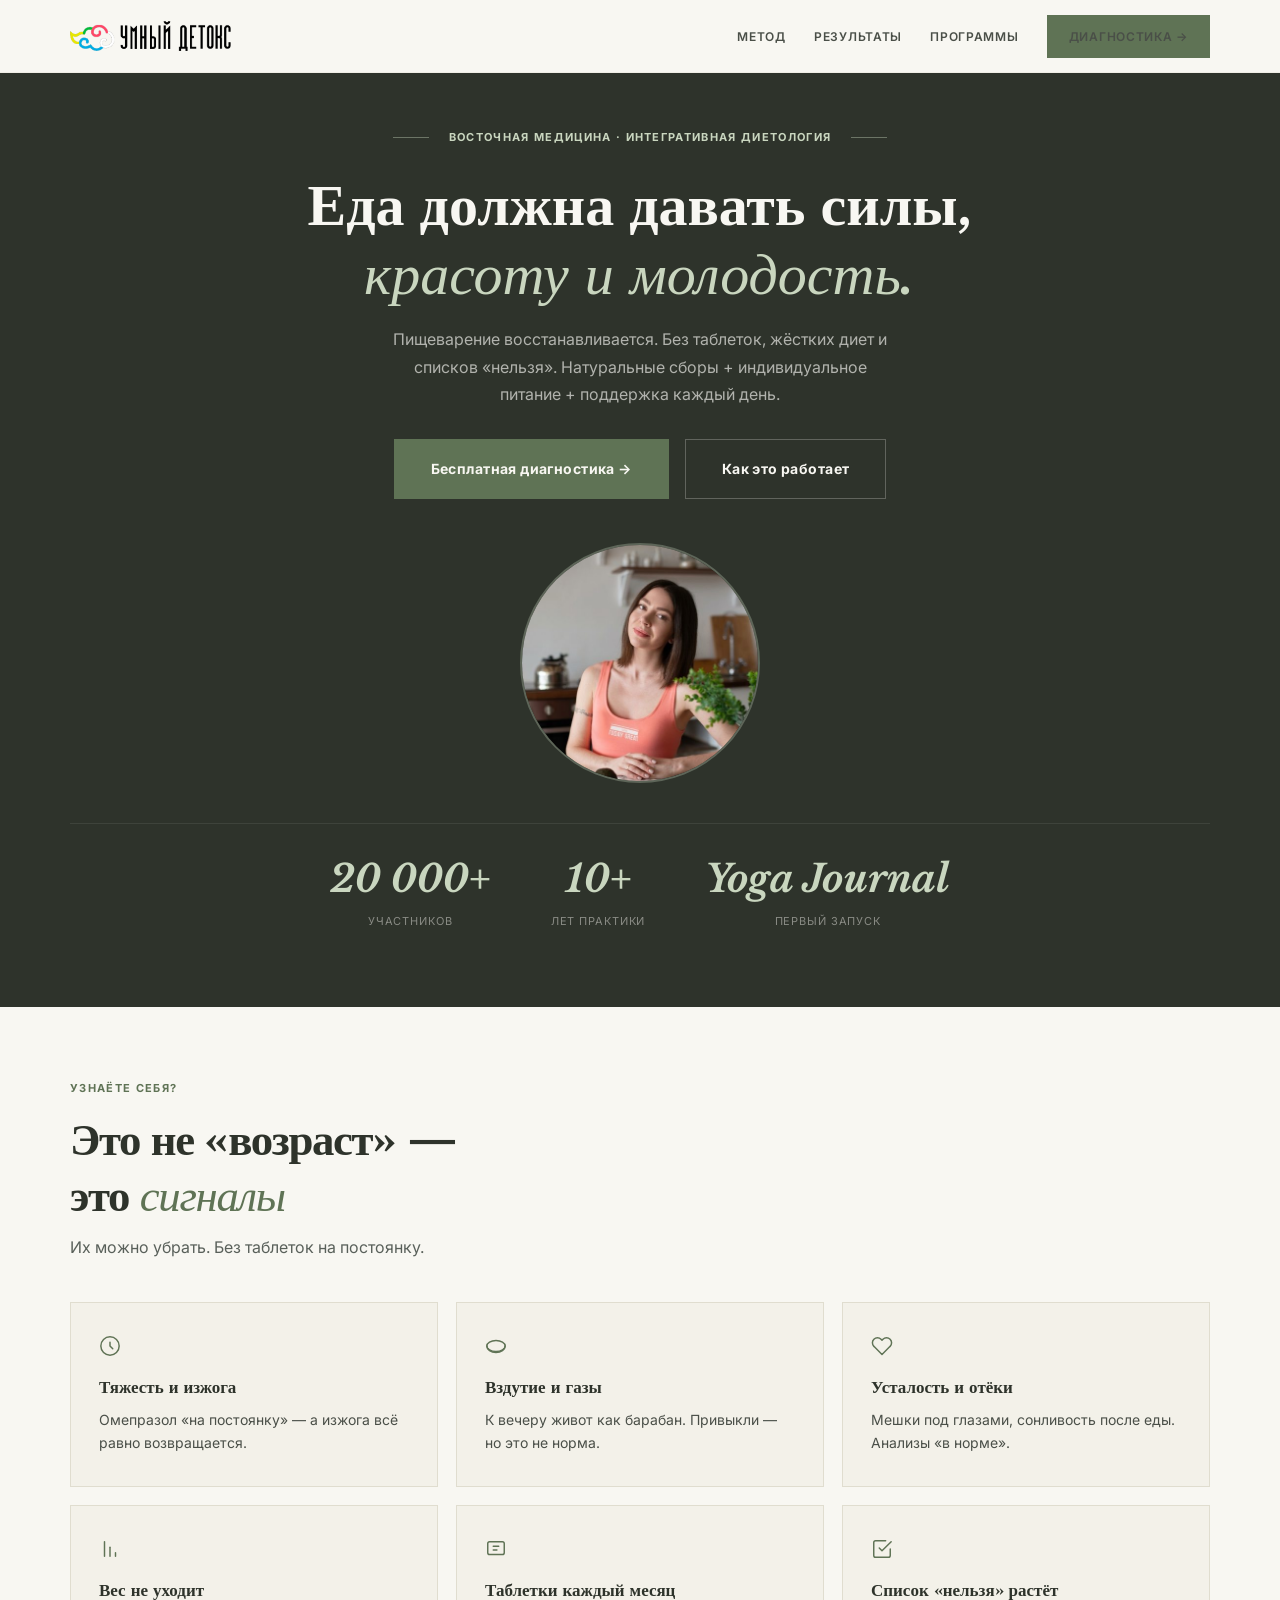
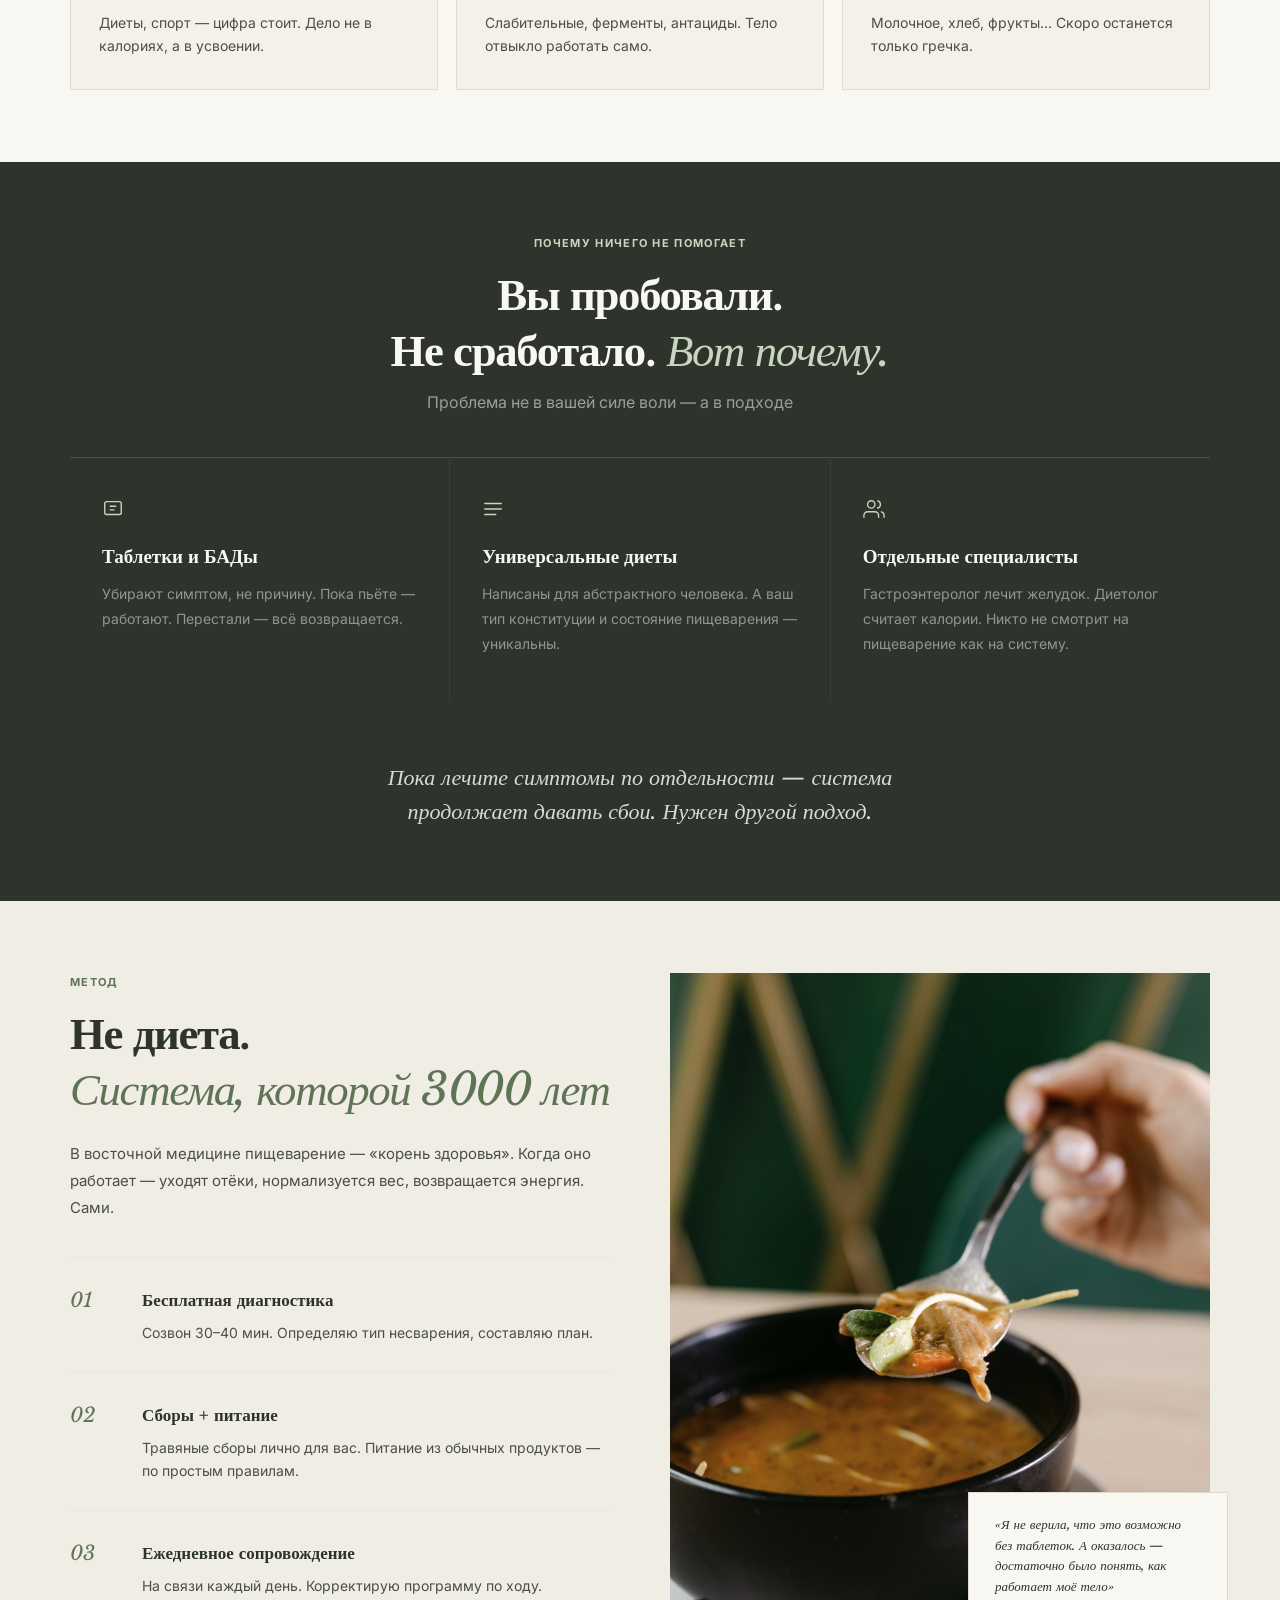
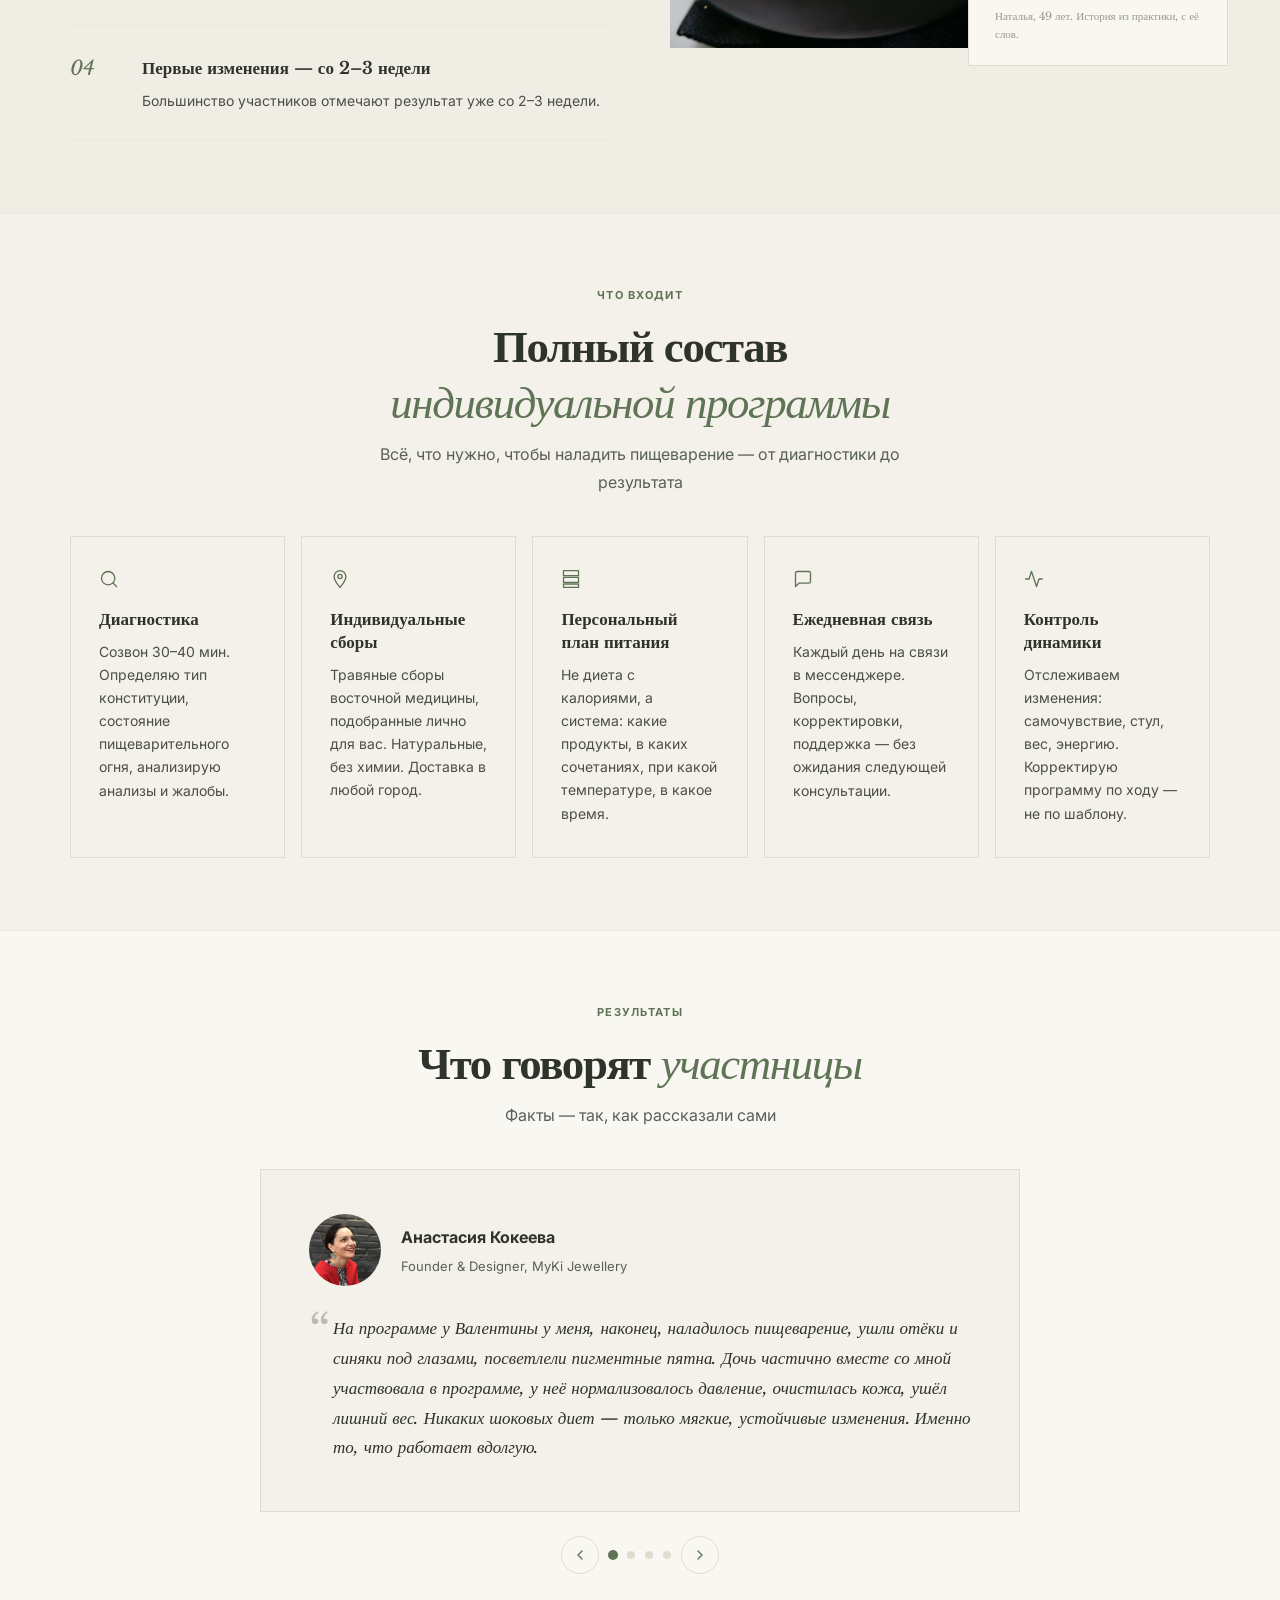
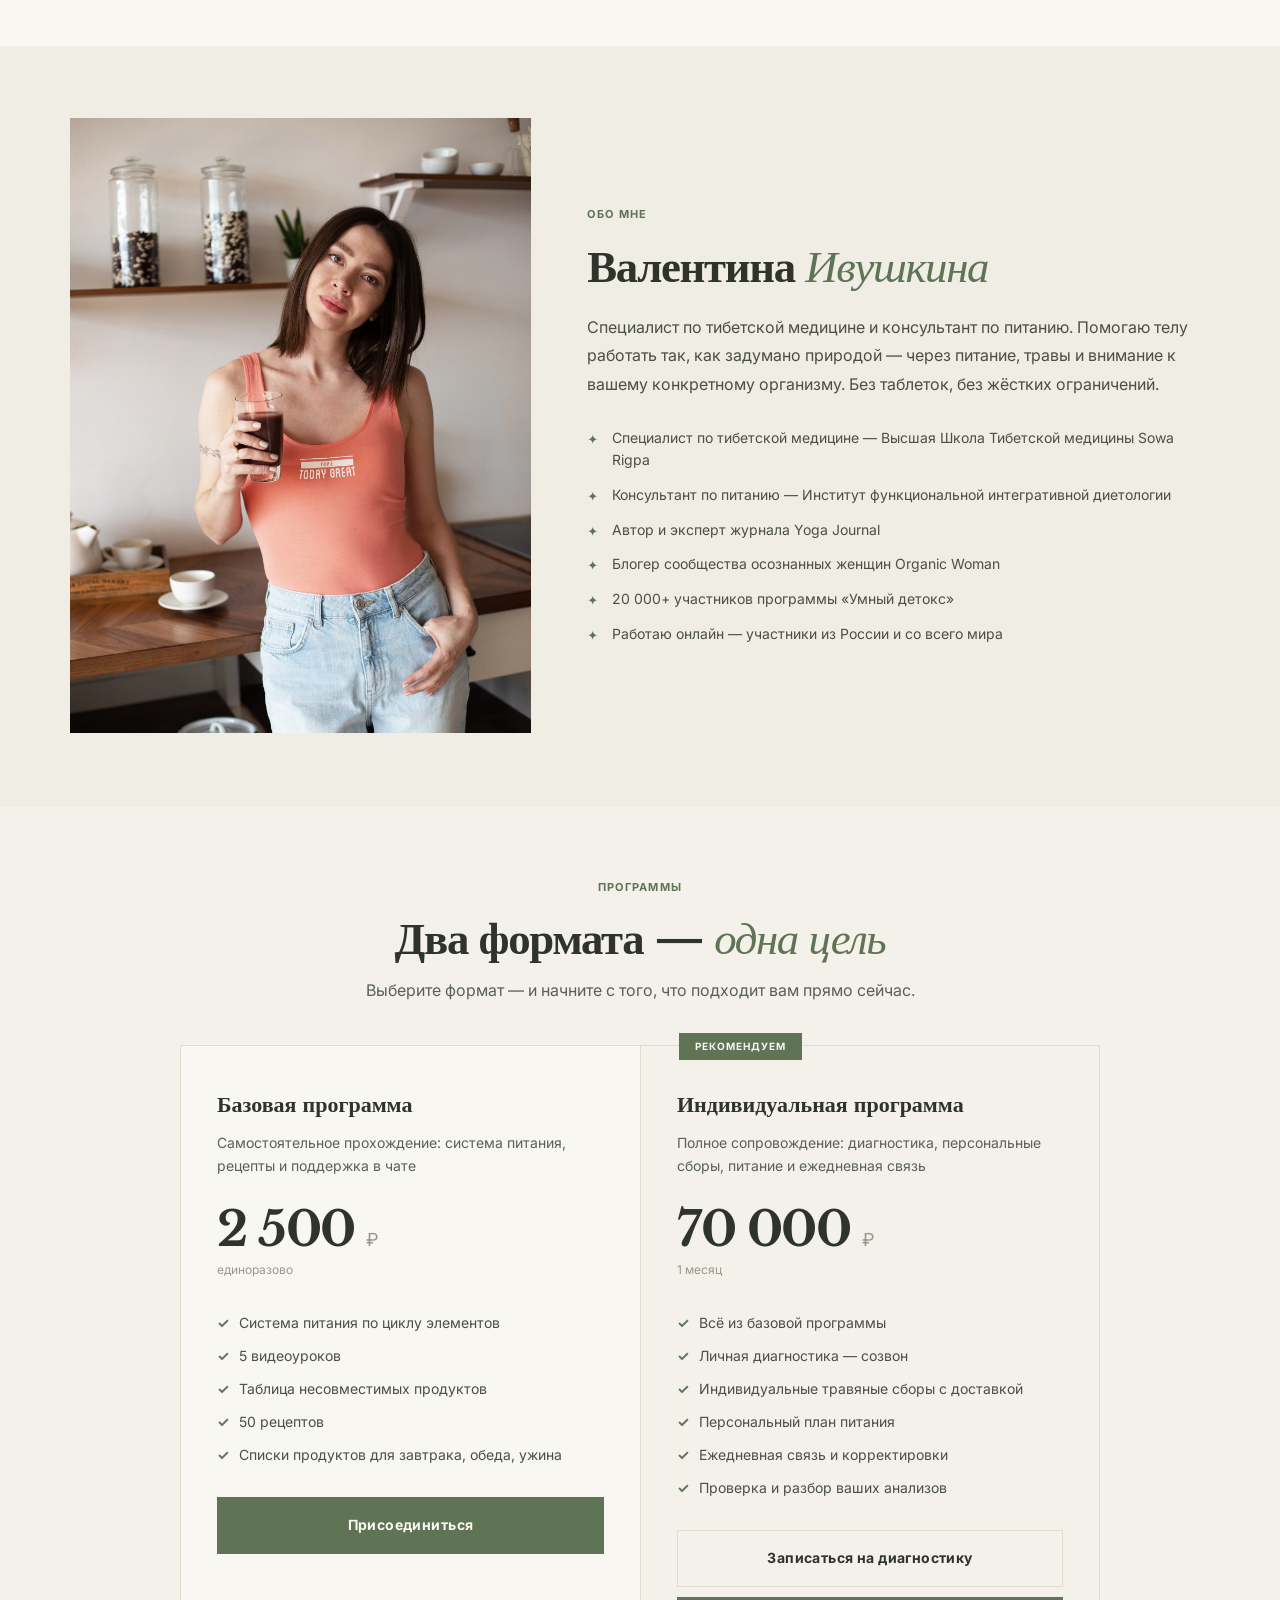
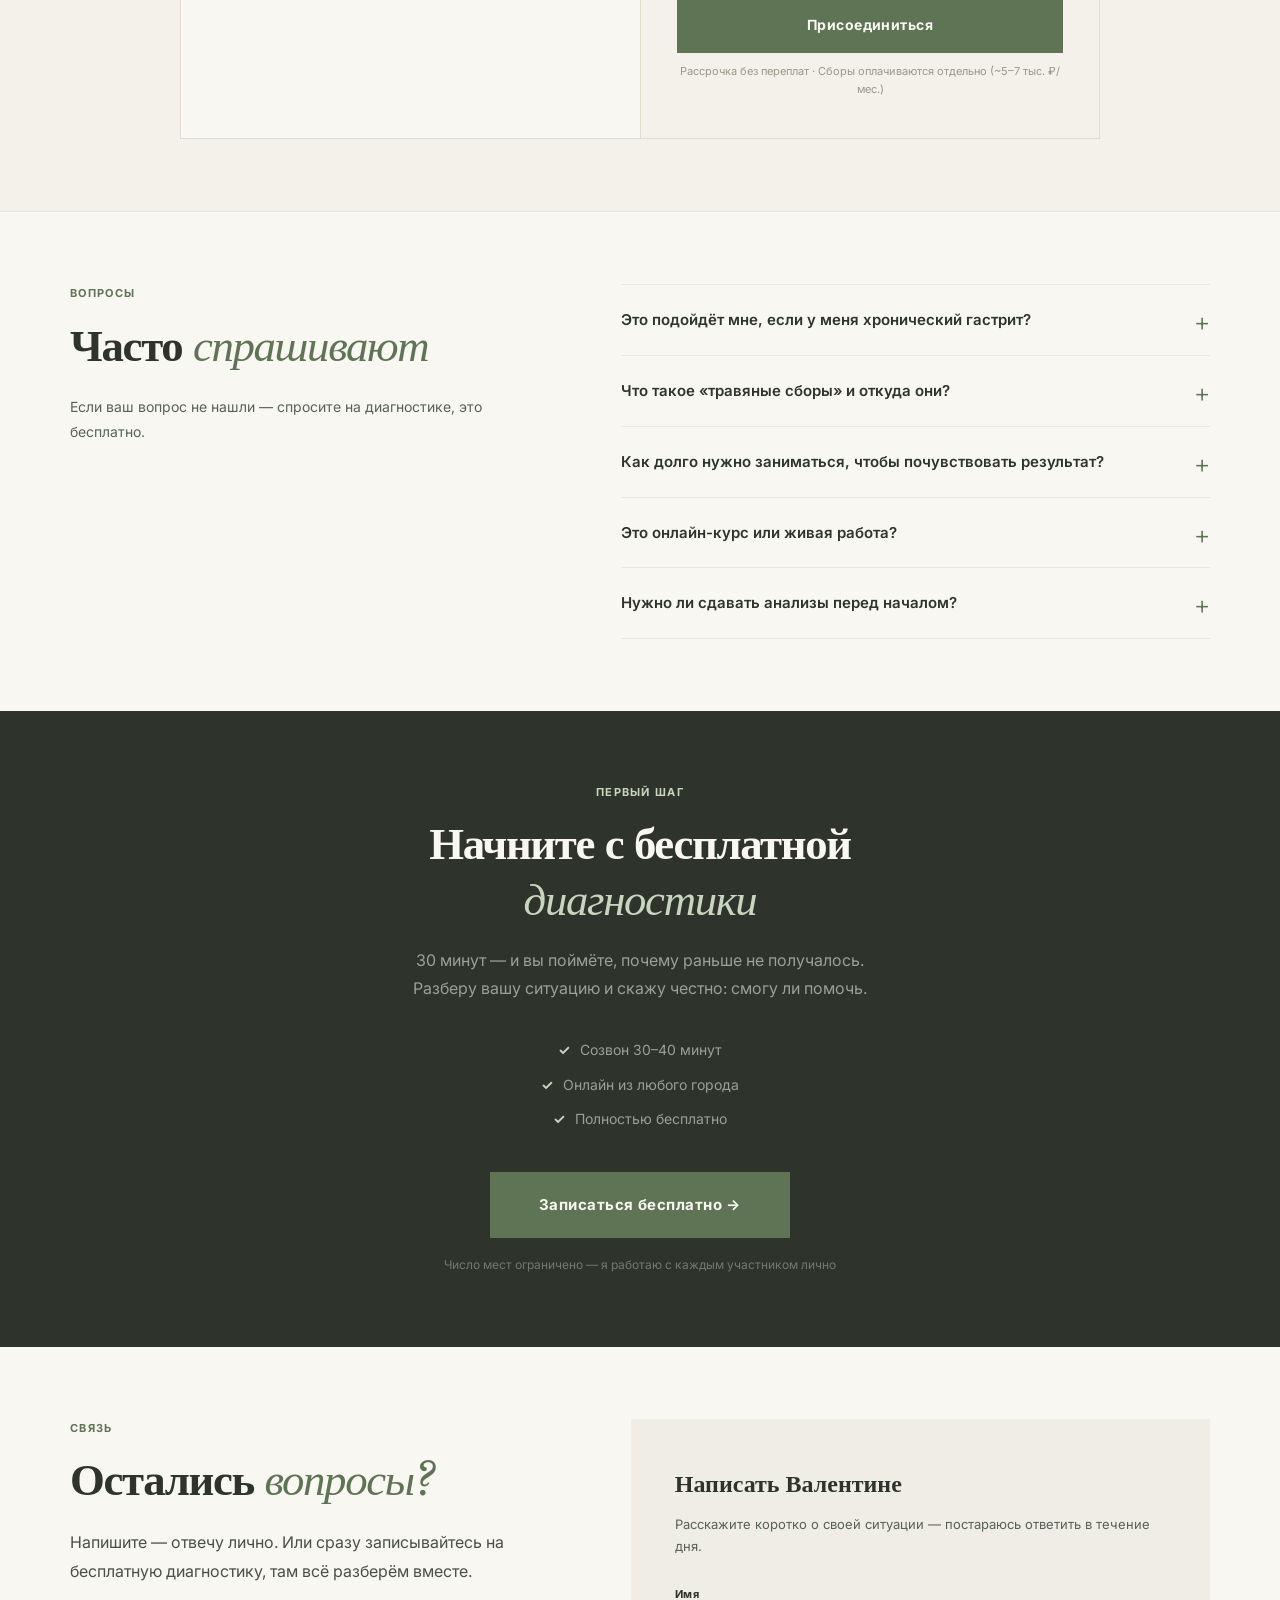
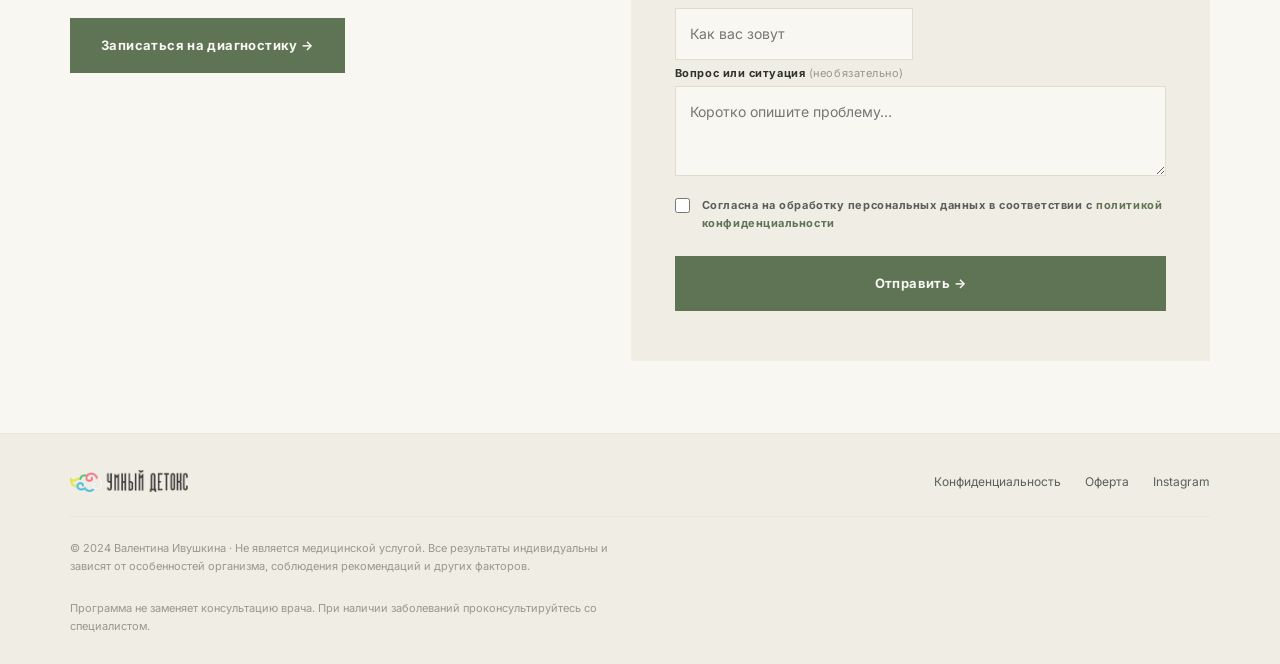
<file: index.html>
<!DOCTYPE html>
<html lang="ru">
<head>
<meta charset="utf-8">
<meta name="viewport" content="width=device-width,initial-scale=1">
<meta name="description" content="Умный детокс — персональная программа восстановления пищеварения. Восточная медицина, натуральные сборы и индивидуальное сопровождение.">
<title>Умный детокс · Валентина Ивушкина</title>

<link rel="preconnect" href="https://fonts.googleapis.com">
<link rel="preconnect" href="https://fonts.gstatic.com" crossorigin>
<link href="https://fonts.googleapis.com/css2?family=Libre+Baskerville:ital,wght@0,400;0,700;1,400&family=Inter:wght@400;500;600;700;800&family=DM+Sans:ital@1&display=swap" rel="stylesheet">

<style>
:root {
  --bg: #F8F7F2; --text: #2E332B; --muted: #4A4F48; --muted-2: #59605A; --muted-3: #98988C; --faint: #C2C2B5;
  --accent: #5F7355; --accent-hover: #4A5A43; --accent-dark: #C9D6BF;
  --block: #EFEDE4; --card: #F3F1E9; --card-border: #E0DDCF; --tip: #E9E6D9; --line: #EAE7DC; --nav-line: #F0EEE6;
  --dark-bg: #2E332B;
  --serif: 'Libre Baskerville', Georgia, serif;
  --sans: 'Inter', system-ui, sans-serif;
  --cursive: 'DM Sans', var(--sans);
}

*, *::before, *::after { box-sizing: border-box; margin: 0; padding: 0; }
html { scroll-behavior: smooth; scroll-padding-top: 88px; }
body { background: var(--bg); color: var(--text); font-family: var(--sans); font-size: 17px; line-height: 1.75; -webkit-font-smoothing: antialiased; }
img { display: block; max-width: 100%; }
a { color: inherit; text-decoration: none; }
button, input, textarea { font: inherit; }
::selection { background: #D0DAC9; color: var(--text); }

.wrap { width: min(100% - 48px, 1140px); margin-inline: auto; }

/* ── NAV ── */
.nav {
  position: fixed; top: 0; left: 0; right: 0; z-index: 100;
  background: var(--bg); border-bottom: 1px solid var(--nav-line);
}
.nav-inner {
  display: flex; align-items: center; justify-content: space-between; gap: 24px; height: 72px;
}
.nav-brand { display: inline-flex; align-items: center; gap: 10px; }
.nav-mono { font-family: var(--serif); font-style: italic; font-size: 24px; color: var(--accent); line-height: 1; }
.nav-name { font-family: var(--cursive); font-style: italic; font-size: 14px; color: var(--muted-3); }
.nav-links { display: flex; align-items: center; gap: 28px; }
.nav-links a { font-size: 12px; font-weight: 600; letter-spacing: 0.06em; text-transform: uppercase; color: var(--muted); transition: color .18s; }
.nav-links a:hover { color: var(--accent); }
.nav-btn {
  display: inline-flex; align-items: center; gap: 8px;
  background: var(--accent); color: var(--bg); font-size: 12px; font-weight: 700;
  letter-spacing: 0.04em; text-transform: uppercase; padding: 11px 22px;
  border: none; cursor: pointer; transition: background .2s;
}
.nav-btn:hover { background: var(--accent-hover); }
@media (max-width: 768px) { .nav-links a:not(.nav-btn) { display: none; } }
@media (max-width: 500px) { .nav-name { display: none; } }

/* ── HERO ── */
.hero {
  background: var(--dark-bg); color: var(--bg);
  padding: 128px 0 72px; text-align: center;
}
.hero-eyebrow {
  font-size: 11px; font-weight: 700; letter-spacing: 0.12em; text-transform: uppercase;
  color: var(--accent-dark); margin-bottom: 24px;
  display: flex; align-items: center; justify-content: center; gap: 20px;
}
.hero-eyebrow::before, .hero-eyebrow::after { content: ""; width: 36px; height: 1px; background: currentColor; opacity: 0.4; }
.hero h1 {
  font-family: var(--serif); font-size: clamp(34px, 4.8vw, 58px); font-weight: 700;
  line-height: 1.18; margin: 0 auto 18px; max-width: 700px;
}
.hero h1 em { font-weight: 400; color: var(--accent-dark); }
.hero-lead {
  font-size: 16px; line-height: 1.72; color: rgba(248,247,242,.65);
  max-width: 500px; margin: 0 auto 30px;
}
.hero-cta { display: flex; gap: 16px; justify-content: center; flex-wrap: wrap; }
.btn {
  display: inline-flex; align-items: center; gap: 10px;
  padding: 17px 36px; font-size: 14px; font-weight: 700;
  letter-spacing: 0.03em; border: 1px solid transparent; cursor: pointer; transition: all .2s;
}
.btn-fill { background: var(--accent); color: var(--bg); }
.btn-fill:hover { background: var(--accent-hover); }
.btn-ghost { background: transparent; color: var(--bg); border-color: rgba(248,247,242,.25); }
.btn-ghost:hover { border-color: rgba(248,247,242,.6); }
.btn-dark { background: var(--dark-bg); color: var(--bg); border-color: var(--accent); }
.btn-dark:hover { background: var(--accent); }

.hero-photo { margin-top: 44px; display: flex; justify-content: center; }
.hero-photo img {
  width: 240px; height: 240px; object-fit: cover; object-position: center 20%;
  border-radius: 50%; border: 2px solid rgba(201,214,191,.3);
}

.hero-stats {
  display: flex; justify-content: center; gap: 60px; margin-top: 40px;
  padding-top: 36px; border-top: 1px solid rgba(248,247,242,.08);
}
.hero-stat { text-align: center; }
.hero-stat strong {
  display: block; font-family: var(--serif); font-style: italic;
  font-size: 38px; color: var(--accent-dark); line-height: 1; margin-bottom: 7px;
}
.hero-stat span { font-size: 11px; color: rgba(248,247,242,.45); letter-spacing: 0.08em; text-transform: uppercase; }
@media (max-width: 600px) { .hero-stats { gap: 28px; } .hero-stat strong { font-size: 28px; } }

/* ── SECTION SHARED ── */
.section { padding-block: 72px; }
.section-alt { background: var(--card); border-block: 1px solid var(--line); padding-block: 72px; }
.section-dark { background: var(--dark-bg); color: var(--bg); padding-block: 72px; }
.section-block { background: var(--block); padding-block: 72px; }

.sec-index {
  font-size: 11px; font-weight: 700; letter-spacing: 0.12em; text-transform: uppercase;
  color: var(--accent); margin-bottom: 14px;
}
.section-dark .sec-index { color: var(--accent-dark); }
.sec-h { margin-bottom: 40px; }
.sec-h.center { text-align: center; max-width: 640px; margin-inline: auto; margin-bottom: 40px; }
h2 {
  font-family: var(--serif); font-size: clamp(28px, 3.5vw, 46px);
  font-weight: 700; line-height: 1.25; letter-spacing: -0.03em;
}
h2 em { font-weight: 400; color: var(--accent); }
.section-dark h2 em { color: var(--accent-dark); }
.sec-lead { font-size: 16px; color: var(--muted-2); line-height: 1.72; margin-top: 10px; max-width: 580px; }
.sec-lead.w { color: rgba(248,247,242,.55); }

/* ── GRID ── */
.g2 { display: grid; grid-template-columns: 1fr 1fr; gap: 20px; }
.g3 { display: grid; grid-template-columns: repeat(3, 1fr); gap: 20px; }
.g4 { display: grid; grid-template-columns: repeat(3, 1fr); gap: 18px; }
.g5 { display: grid; grid-template-columns: repeat(5, 1fr); gap: 16px; }
@media (max-width: 900px) { .g2, .g3 { grid-template-columns: 1fr; } .g5 { grid-template-columns: repeat(2, 1fr); } }
@media (max-width: 500px) { .g5 { grid-template-columns: 1fr; } }

/* ── CARDS ── */
.card {
  background: var(--card); border: 1px solid var(--card-border); padding: 32px 28px;
  transition: box-shadow .25s, border-color .25s;
}
.card:hover { box-shadow: 0 8px 32px rgba(46,51,43,.08); border-color: #C8C4B4; }
.card-icon { margin-bottom: 20px; color: var(--accent); }
.card-icon svg { display: block; }
.card h3 { font-family: var(--serif); font-size: 17px; font-weight: 700; margin-bottom: 8px; line-height: 1.35; }
.card p { font-size: 14px; color: var(--muted); line-height: 1.65; }

/* ── PROBLEMS ── */
.symptom-list { list-style: none; border-top: 1px solid var(--line); }
.symptom-list li {
  display: grid; grid-template-columns: 46px 1fr; gap: 16px;
  padding: 22px 0; border-bottom: 1px solid var(--line); font-size: 17px; line-height: 1.55;
}
.sym-num { font-family: var(--serif); font-style: italic; font-size: 14px; color: var(--accent); align-self: start; padding-top: 2px; }

/* ── STEPS ── */
.steps-list { display: flex; flex-direction: column; gap: 0; border-top: 1px solid var(--line); }
.step-item { display: grid; grid-template-columns: 52px 1fr; gap: 20px; padding: 28px 0; border-bottom: 1px solid var(--line); }
.step-no { font-family: var(--serif); font-style: italic; font-size: 20px; color: var(--accent); line-height: 1.4; }
.step-item h4 { font-family: var(--serif); font-size: 17px; font-weight: 700; margin-bottom: 5px; }
.step-item p { font-size: 14px; color: var(--muted); line-height: 1.65; }

/* ── REVIEWS ── */
.review { background: var(--bg); border: 1px solid var(--card-border); padding: 36px 32px 32px; position: relative; }
.review::before {
  content: "\201C"; font-family: var(--serif); font-size: 72px; line-height: 1;
  color: var(--accent); opacity: .18; position: absolute; top: 16px; left: 26px;
  pointer-events: none;
}
.review q { display: block; font-family: var(--serif); font-size: 16px; font-style: italic; line-height: 1.65; margin-bottom: 24px; quotes: none; padding-top: 10px; }
.review-who { font-size: 13px; font-weight: 700; }
.review-what { font-size: 12px; color: var(--muted-2); margin-top: 3px; }
.review-disc { font-size: 11px; color: var(--faint); font-style: italic; margin-top: 10px; }

/* ── REVIEW SLIDER ── */
.slider-wrap { position: relative; max-width: 760px; margin-inline: auto; }
.slider-track { overflow: hidden; }
.slider-inner { display: flex; transition: transform .4s ease; }
.slide { min-width: 100%; flex-shrink: 0; background: var(--card); border: 1px solid var(--card-border); padding: 44px 48px 48px; display: flex; flex-direction: column; gap: 28px; box-sizing: border-box; }
.slide-header { display: flex; align-items: center; gap: 20px; }
.slide-photo { width: 72px; height: 72px; border-radius: 50%; overflow: hidden; flex-shrink: 0; }
.slide-photo img { width: 100%; height: 100%; object-fit: cover; object-position: center center; display: block; }
.slide-meta { display: flex; flex-direction: column; gap: 4px; }
.slide-name { font-size: 16px; font-weight: 700; color: var(--text); }
.slide-role { font-size: 13px; color: var(--muted-2); }
.slide-quote { font-family: var(--serif); font-size: 17px; font-style: italic; line-height: 1.75; color: var(--text); position: relative; padding-left: 24px; }
.slide-quote::before { content: "\201C"; position: absolute; left: 0; top: -4px; font-size: 48px; line-height: 1; color: var(--accent); opacity: .4; font-style: normal; }
.slider-nav { display: flex; align-items: center; justify-content: center; gap: 10px; margin-top: 24px; }
.slider-dot { width: 8px; height: 8px; border-radius: 50%; background: var(--card-border); border: none; padding: 0; cursor: pointer; transition: background .2s, transform .2s; }
.slider-dot.active { background: var(--accent); transform: scale(1.25); }
.slider-btn { background: var(--bg); border: 1px solid var(--card-border); width: 38px; height: 38px; border-radius: 50%; cursor: pointer; display: grid; place-items: center; color: var(--accent); transition: border-color .2s; flex-shrink: 0; }
.slider-btn:hover { border-color: var(--accent); }
@media (max-width: 600px) {
  .slide { padding: 32px 24px 36px; }
  .slide-quote { font-size: 15px; }
}

/* ── WHY NOT WORKED ── */
.attempts { display: grid; grid-template-columns: repeat(3, 1fr); gap: 1px; background: rgba(248,247,242,.06); }
.attempt { background: var(--dark-bg); padding: 40px 32px 44px; border-top: 1px solid rgba(201,214,191,.18); }
.attempt-icon { margin-bottom: 24px; color: var(--accent-dark); }
.attempt-icon svg { display: block; }
.attempt h3 { font-family: var(--serif); font-size: 19px; color: var(--bg); margin-bottom: 12px; line-height: 1.4; }
.attempt p { font-size: 14px; color: rgba(248,247,242,.5); line-height: 1.78; }
@media (max-width: 768px) { .attempts { grid-template-columns: 1fr; gap: 0; } }

/* ── AUTHOR ── */
.author-grid { display: grid; grid-template-columns: 1fr 1.35fr; gap: 56px; align-items: center; }
.author-img { width: 100%; aspect-ratio: 3/4; object-fit: cover; object-position: center 15%; filter: saturate(.85); }
.cred-list { display: flex; flex-direction: column; gap: 12px; margin-top: 28px; }
.cred { display: flex; gap: 14px; align-items: flex-start; font-size: 14px; color: var(--muted); line-height: 1.6; }
.cred::before { content: "✦"; color: var(--accent); font-size: 13px; flex-shrink: 0; margin-top: 2px; }
@media (max-width: 800px) { .author-grid { grid-template-columns: 1fr; gap: 36px; } .author-img { max-height: 420px; width: 100%; } }

/* ── PRICING ── */
.price-grid { display: grid; grid-template-columns: 1fr 1fr; gap: 0; max-width: 920px; margin-inline: auto; border: 1px solid var(--card-border); }
.pcard { background: var(--bg); padding: 40px 36px; position: relative; }
.pcard + .pcard { border-left: 1px solid var(--card-border); }
.pcard.featured { background: var(--card); }
.pcard-badge {
  position: absolute; top: -13px; left: 38px;
  background: var(--accent); color: var(--bg);
  font-size: 10px; font-weight: 700; letter-spacing: 0.1em; text-transform: uppercase;
  padding: 5px 16px;
}
.pcard-title { font-family: var(--serif); font-size: 22px; font-weight: 700; margin-bottom: 8px; }
.pcard-desc { font-size: 14px; color: var(--muted-2); line-height: 1.6; margin-bottom: 28px; }
.pcard-price { font-family: var(--serif); font-size: 48px; font-weight: 700; letter-spacing: -0.03em; line-height: 1; }
.pcard-price small { font-family: var(--sans); font-size: 18px; font-weight: 400; color: var(--muted-3); }
.pcard-note { font-size: 12px; color: var(--muted-3); margin: 6px 0 32px; }
.pcard ul { list-style: none; display: flex; flex-direction: column; gap: 12px; margin-bottom: 32px; }
.pcard li { font-size: 14px; padding-left: 22px; position: relative; color: var(--muted); line-height: 1.5; }
.pcard li::before { content: "✓"; position: absolute; left: 0; color: var(--accent); font-weight: 700; }
.pcard-btn {
  display: block; width: 100%; text-align: center; padding: 15px 24px;
  font-size: 14px; font-weight: 700; letter-spacing: 0.03em; border: 1px solid transparent;
  cursor: pointer; transition: all .2s; margin-bottom: 10px;
}
.pcard-btn.fill { background: var(--accent); color: var(--bg); }
.pcard-btn.fill:hover { background: var(--accent-hover); }
.pcard-btn.outline { background: transparent; color: var(--text); border-color: var(--card-border); }
.pcard-btn.outline:hover { border-color: var(--accent); color: var(--accent); }
.pcard-micro { font-size: 11px; color: var(--muted-3); text-align: center; line-height: 1.6; }
@media (max-width: 768px) {
  .price-grid { grid-template-columns: 1fr; }
  .pcard + .pcard { border-left: none; border-top: 1px solid var(--card-border); }
  .pcard-badge { position: static; display: inline-block; margin-bottom: 16px; }
}

/* ── METHOD DETAIL ── */
.method-grid { display: grid; grid-template-columns: 1fr 1fr; gap: 60px; align-items: start; }
.method-photo-wrap { position: relative; }
.method-photo { width: 100%; aspect-ratio: 4/5; object-fit: cover; object-position: center 20%; filter: saturate(.8); }
.method-quote-block {
  position: absolute; right: -18px; bottom: -18px;
  background: var(--bg); padding: 22px 26px;
  border: 1px solid var(--card-border); max-width: 260px;
  font-family: var(--serif); font-style: italic; font-size: 13px; line-height: 1.6;
}
.method-quote-block cite { font-style: normal; font-size: 11px; color: var(--muted-3); display: block; margin-top: 10px; }
@media (max-width: 800px) { .method-grid { grid-template-columns: 1fr; gap: 40px; } .method-quote-block { position: static; margin-top: 16px; } }

/* ── CTA DARK ── */
.cta-list { display: flex; flex-direction: column; gap: 10px; margin-bottom: 40px; }
.cta-list span { font-size: 14px; color: rgba(248,247,242,.55); display: flex; align-items: center; gap: 10px; }
.cta-list span::before { content: "✓"; color: var(--accent-dark); font-weight: 700; }
.cta-micro { font-size: 12px; color: rgba(248,247,242,.35); margin-top: 16px; }

/* ── FAQ ── */
.faq-grid { display: grid; grid-template-columns: .8fr 1fr; gap: 80px; }
.faq-list { border-top: 1px solid var(--line); }
.faq-list details { border-bottom: 1px solid var(--line); }
.faq-list summary {
  list-style: none; cursor: pointer; position: relative;
  padding: 24px 48px 24px 0; font-size: 15px; font-weight: 600; line-height: 1.45;
}
.faq-list summary::-webkit-details-marker { display: none; }
.faq-list summary::after { content: "+"; position: absolute; right: 0; top: 18px; color: var(--accent); font-size: 26px; font-weight: 300; }
.faq-list details[open] summary::after { content: "−"; }
.faq-list details p { margin: 0 44px 24px 0; font-size: 13px; line-height: 1.8; color: var(--muted); }
@media (max-width: 768px) { .faq-grid { grid-template-columns: 1fr; gap: 36px; } }

/* ── CONTACT FORM ── */
.form-block { background: var(--block); padding: 44px 44px 50px; }
.form-block h3 { font-family: var(--serif); font-size: 24px; font-weight: 700; margin-bottom: 8px; }
.form-block > p { font-size: 13px; color: var(--muted-2); line-height: 1.7; margin-bottom: 28px; }
.form-grid { display: grid; grid-template-columns: 1fr 1fr; gap: 14px; }
label { font-size: 11px; font-weight: 700; letter-spacing: 0.05em; display: block; color: var(--text); margin-bottom: 3px; }
input:not([type=checkbox]), textarea {
  width: 100%; border: 1px solid var(--card-border); background: var(--bg); color: var(--text);
  padding: 13px 14px; font-size: 14px; outline-offset: 2px;
}
input:not([type=checkbox]):focus, textarea:focus { outline: 2px solid #859975; }
textarea { resize: vertical; min-height: 90px; }
.consent { display: flex; align-items: flex-start; gap: 12px; font-size: 11px; color: var(--muted-2); line-height: 1.65; margin: 10px 0 24px; }
.consent input { accent-color: var(--accent); margin-top: 2px; width: 15px; height: 15px; flex: none; }
.form-submit { display: block; width: 100%; text-align: center; }
@media (max-width: 600px) { .form-grid { grid-template-columns: 1fr; } .form-block { padding: 30px 24px 36px; } }

/* ── CONTACT GRID ── */
.contact-grid { display: grid; grid-template-columns: .83fr 1fr; gap: 80px; align-items: start; }
@media (max-width: 768px) {
  .contact-grid { grid-template-columns: 1fr; gap: 36px; }
  .contact-grid .btn { width: 100%; text-align: center; display: block; box-sizing: border-box; }
}

/* ── FOOTER ── */
.footer { background: var(--block); border-top: 1px solid var(--line); padding: 36px 0 28px; }
.footer-top { display: flex; justify-content: space-between; align-items: center; padding-bottom: 24px; border-bottom: 1px solid var(--line); flex-wrap: wrap; gap: 16px; }
.footer-mark { font-family: var(--serif); font-style: italic; font-size: 26px; color: var(--accent); }
.footer-name { font-family: var(--cursive); font-style: italic; font-size: 13px; color: var(--muted-3); margin-left: 10px; }
.footer-links { display: flex; gap: 24px; }
.footer-links a { font-size: 12px; color: var(--muted-2); }
.footer-links a:hover { color: var(--accent); }
.footer-bottom { display: flex; justify-content: space-between; padding-top: 22px; gap: 24px; flex-wrap: wrap; }
.footer-bottom p { font-size: 11px; color: var(--muted-3); line-height: 1.65; max-width: 560px; }

/* ── RESPONSIVE ── */
@media (max-width: 900px) { .g4 { grid-template-columns: 1fr 1fr; } }
@media (max-width: 600px) {
  .hero { padding: 100px 0 56px; }
  .section, .section-alt, .section-dark, .section-block { padding-block: 52px; }
  .g4 { grid-template-columns: 1fr; }
}
@media (prefers-reduced-motion: reduce) { html { scroll-behavior: auto; } * { transition-duration: .01ms !important; } }
</style>
</head>
<body>

<!-- ══ NAV ══ -->
<nav class="nav">
  <div class="wrap nav-inner">
    <a href="#" class="nav-brand">
      <img src="assets/logo.png" alt="Умный детокс" style="height:30px;width:auto">
    </a>
    <div class="nav-links">
      <a href="#method">Метод</a>
      <a href="#results">Результаты</a>
      <a href="#pricing">Программы</a>
      <a href="https://t.me/wallentinka" class="nav-btn" target="_blank" rel="noopener">Диагностика →</a>
    </div>
  </div>
</nav>

<!-- ══ 1. HERO ══ -->
<section class="hero">
  <div class="wrap">
    <div class="hero-eyebrow">Восточная медицина · Интегративная диетология</div>
    <h1>Еда должна давать силы,<br><em>красоту и молодость.</em></h1>
    <p class="hero-lead">Пищеварение восстанавливается. Без таблеток, жёстких диет и списков «нельзя». Натуральные сборы + индивидуальное питание + поддержка каждый день.</p>
    <div class="hero-cta">
      <a href="https://t.me/wallentinka" class="btn btn-fill" target="_blank" rel="noopener">Бесплатная диагностика →</a>
      <a href="#method" class="btn btn-ghost">Как это работает</a>
    </div>
    <div class="hero-photo">
      <img src="assets/valentina-hero.jpg" alt="Валентина Ивушкина">
    </div>
    <div class="hero-stats">
      <div class="hero-stat"><strong>20 000+</strong><span>Участников</span></div>
      <div class="hero-stat"><strong>10+</strong><span>Лет практики</span></div>
      <div class="hero-stat"><strong>Yoga Journal</strong><span>Первый запуск</span></div>
    </div>
  </div>
</section>

<!-- ══ 2. УЗНАЁТЕ СЕБЯ? ══ -->
<section class="section" id="problems">
  <div class="wrap">
    <div class="sec-h">
      <div class="sec-index">Узнаёте себя?</div>
      <h2>Это не «возраст» —<br>это <em>сигналы</em></h2>
      <p class="sec-lead">Их можно убрать. Без таблеток на постоянку.</p>
    </div>
    <div class="g4">
      <div class="card"><div class="card-icon"><svg width="22" height="22" viewBox="0 0 24 24" fill="none" stroke="currentColor" stroke-width="1.6" stroke-linecap="round" stroke-linejoin="round"><path d="M12 2C6.5 2 2 6.5 2 12s4.5 10 10 10 10-4.5 10-10S17.5 2 12 2"/><path d="M12 8v4l3 3"/></svg></div><h3>Тяжесть и изжога</h3><p>Омепразол «на постоянку» — а изжога всё равно возвращается.</p></div>
      <div class="card"><div class="card-icon"><svg width="22" height="22" viewBox="0 0 24 24" fill="none" stroke="currentColor" stroke-width="1.6" stroke-linecap="round" stroke-linejoin="round"><ellipse cx="12" cy="12" rx="10" ry="6"/><path d="M2 12c0 4 4.5 7 10 7s10-3 10-7"/></svg></div><h3>Вздутие и газы</h3><p>К вечеру живот как барабан. Привыкли — но это не норма.</p></div>
      <div class="card"><div class="card-icon"><svg width="22" height="22" viewBox="0 0 24 24" fill="none" stroke="currentColor" stroke-width="1.6" stroke-linecap="round" stroke-linejoin="round"><path d="M20.84 4.61a5.5 5.5 0 0 0-7.78 0L12 5.67l-1.06-1.06a5.5 5.5 0 0 0-7.78 7.78l1.06 1.06L12 21.23l7.78-7.78 1.06-1.06a5.5 5.5 0 0 0 0-7.78z"/></svg></div><h3>Усталость и отёки</h3><p>Мешки под глазами, сонливость после еды. Анализы «в норме».</p></div>
      <div class="card"><div class="card-icon"><svg width="22" height="22" viewBox="0 0 24 24" fill="none" stroke="currentColor" stroke-width="1.6" stroke-linecap="round" stroke-linejoin="round"><line x1="12" y1="20" x2="12" y2="10"/><line x1="6" y1="20" x2="6" y2="4"/><line x1="18" y1="20" x2="18" y2="16"/></svg></div><h3>Вес не уходит</h3><p>Диеты, спорт — цифра стоит. Дело не в калориях, а в усвоении.</p></div>
      <div class="card"><div class="card-icon"><svg width="22" height="22" viewBox="0 0 24 24" fill="none" stroke="currentColor" stroke-width="1.6" stroke-linecap="round" stroke-linejoin="round"><rect x="3" y="4" width="18" height="14" rx="2"/><path d="M9 9h6M9 13h4"/></svg></div><h3>Таблетки каждый месяц</h3><p>Слабительные, ферменты, антациды. Тело отвыкло работать само.</p></div>
      <div class="card"><div class="card-icon"><svg width="22" height="22" viewBox="0 0 24 24" fill="none" stroke="currentColor" stroke-width="1.6" stroke-linecap="round" stroke-linejoin="round"><path d="M9 11l3 3L22 4"/><path d="M21 12v7a2 2 0 0 1-2 2H5a2 2 0 0 1-2-2V5a2 2 0 0 1 2-2h11"/></svg></div><h3>Список «нельзя» растёт</h3><p>Молочное, хлеб, фрукты… Скоро останется только гречка.</p></div>
    </div>
  </div>
</section>

<!-- ══ 2б. ПОЧЕМУ НЕ ПОМОГАЛО ══ -->
<section class="section-dark">
  <div class="wrap">
    <div class="sec-h center">
      <div class="sec-index">Почему ничего не помогает</div>
      <h2>Вы пробовали.<br>Не сработало. <em>Вот почему.</em></h2>
      <p class="sec-lead w">Проблема не в вашей силе воли — а в подходе</p>
    </div>
    <div class="attempts">
      <div class="attempt">
        <div class="attempt-icon"><svg width="22" height="22" viewBox="0 0 24 24" fill="none" stroke="currentColor" stroke-width="1.5" stroke-linecap="round" stroke-linejoin="round"><rect x="3" y="4" width="18" height="14" rx="2"/><path d="M9 9h6M9 13h4"/></svg></div>
        <h3>Таблетки и БАДы</h3>
        <p>Убирают симптом, не причину. Пока пьёте — работают. Перестали — всё возвращается.</p>
      </div>
      <div class="attempt">
        <div class="attempt-icon"><svg width="22" height="22" viewBox="0 0 24 24" fill="none" stroke="currentColor" stroke-width="1.5" stroke-linecap="round" stroke-linejoin="round"><path d="M3 6h18M3 12h18M3 18h12"/></svg></div>
        <h3>Универсальные диеты</h3>
        <p>Написаны для абстрактного человека. А ваш тип конституции и состояние пищеварения — уникальны.</p>
      </div>
      <div class="attempt">
        <div class="attempt-icon"><svg width="22" height="22" viewBox="0 0 24 24" fill="none" stroke="currentColor" stroke-width="1.5" stroke-linecap="round" stroke-linejoin="round"><path d="M17 21v-2a4 4 0 0 0-4-4H5a4 4 0 0 0-4 4v2"/><circle cx="9" cy="7" r="4"/><path d="M23 21v-2a4 4 0 0 0-3-3.87"/><path d="M16 3.13a4 4 0 0 1 0 7.75"/></svg></div>
        <h3>Отдельные специалисты</h3>
        <p>Гастроэнтеролог лечит желудок. Диетолог считает калории. Никто не смотрит на пищеварение как на систему.</p>
      </div>
    </div>
    <p style="font-family:var(--serif);font-size:clamp(18px,2vw,22px);font-style:italic;color:var(--bg);text-align:center;max-width:620px;margin:60px auto 0;line-height:1.55;opacity:.85">Пока лечите симптомы по отдельности — система продолжает давать сбои. Нужен другой подход.</p>
  </div>
</section>

<!-- ══ 3. МЕТОД ══ -->
<section class="section-block" id="method">
  <div class="wrap">
    <div class="method-grid">
      <div>
        <div class="sec-index">Метод</div>
        <h2>Не диета.<br><em>Система, которой 3000 лет</em></h2>
        <p style="font-size:15px;color:var(--muted);line-height:1.8;margin:22px 0 36px">В восточной медицине пищеварение — «корень здоровья». Когда оно работает — уходят отёки, нормализуется вес, возвращается энергия. Сами.</p>
        <div class="steps-list">
          <div class="step-item"><div class="step-no">01</div><div><h4>Бесплатная диагностика</h4><p>Созвон 30–40 мин. Определяю тип несварения, составляю план.</p></div></div>
          <div class="step-item"><div class="step-no">02</div><div><h4>Сборы + питание</h4><p>Травяные сборы лично для вас. Питание из обычных продуктов — по простым правилам.</p></div></div>
          <div class="step-item"><div class="step-no">03</div><div><h4>Ежедневное сопровождение</h4><p>На связи каждый день. Корректирую программу по ходу.</p></div></div>
          <div class="step-item"><div class="step-no">04</div><div><h4>Первые изменения — со 2–3 недели</h4><p>Большинство участников отмечают результат уже со 2–3 недели.</p></div></div>
        </div>
      </div>
      <div class="method-photo-wrap">
        <img class="method-photo" src="assets/breakfast.jpg" alt="Натуральное питание">
        <div class="method-quote-block">
          <p>«Я не верила, что это возможно без таблеток. А оказалось — достаточно было понять, как работает моё тело»</p>
          <cite>Наталья, 49 лет. История из практики, с её слов.</cite>
        </div>
      </div>
    </div>
  </div>
</section>

<!-- ══ 3б. ЧТО ВХОДИТ ══ -->
<section class="section-alt">
  <div class="wrap">
    <div class="sec-h center">
      <div class="sec-index">Что входит</div>
      <h2>Полный состав<br><em>индивидуальной программы</em></h2>
      <p class="sec-lead" style="margin-inline:auto">Всё, что нужно, чтобы наладить пищеварение — от диагностики до результата</p>
    </div>
    <div class="g5">
      <div class="card"><div class="card-icon"><svg width="20" height="20" viewBox="0 0 24 24" fill="none" stroke="currentColor" stroke-width="1.6" stroke-linecap="round" stroke-linejoin="round"><circle cx="11" cy="11" r="8"/><line x1="21" y1="21" x2="16.65" y2="16.65"/></svg></div><h3>Диагностика</h3><p>Созвон 30–40 мин. Определяю тип конституции, состояние пищеварительного огня, анализирую анализы и жалобы.</p></div>
      <div class="card"><div class="card-icon"><svg width="20" height="20" viewBox="0 0 24 24" fill="none" stroke="currentColor" stroke-width="1.6" stroke-linecap="round" stroke-linejoin="round"><path d="M12 2a7 7 0 0 1 7 7c0 5-7 13-7 13S5 14 5 9a7 7 0 0 1 7-7z"/><circle cx="12" cy="9" r="2.5"/></svg></div><h3>Индивидуальные сборы</h3><p>Травяные сборы восточной медицины, подобранные лично для вас. Натуральные, без химии. Доставка в любой город.</p></div>
      <div class="card"><div class="card-icon"><svg width="20" height="20" viewBox="0 0 24 24" fill="none" stroke="currentColor" stroke-width="1.6" stroke-linecap="round" stroke-linejoin="round"><path d="M3 2h18v6H3zM3 10h18v6H3zM3 18h18v4H3z"/></svg></div><h3>Персональный план питания</h3><p>Не диета с калориями, а система: какие продукты, в каких сочетаниях, при какой температуре, в какое время.</p></div>
      <div class="card"><div class="card-icon"><svg width="20" height="20" viewBox="0 0 24 24" fill="none" stroke="currentColor" stroke-width="1.6" stroke-linecap="round" stroke-linejoin="round"><path d="M21 15a2 2 0 0 1-2 2H7l-4 4V5a2 2 0 0 1 2-2h14a2 2 0 0 1 2 2z"/></svg></div><h3>Ежедневная связь</h3><p>Каждый день на связи в мессенджере. Вопросы, корректировки, поддержка — без ожидания следующей консультации.</p></div>
      <div class="card"><div class="card-icon"><svg width="20" height="20" viewBox="0 0 24 24" fill="none" stroke="currentColor" stroke-width="1.6" stroke-linecap="round" stroke-linejoin="round"><polyline points="22 12 18 12 15 21 9 3 6 12 2 12"/></svg></div><h3>Контроль динамики</h3><p>Отслеживаем изменения: самочувствие, стул, вес, энергию. Корректирую программу по ходу — не по шаблону.</p></div>
    </div>
  </div>
</section>

<!-- ══ 4. РЕЗУЛЬТАТЫ ══ -->
<section class="section" id="results">
  <div class="wrap">
    <div class="sec-h center">
      <div class="sec-index">Результаты</div>
      <h2>Что говорят <em>участницы</em></h2>
      <p class="sec-lead" style="margin-inline:auto">Факты — так, как рассказали сами</p>
    </div>
    <div class="slider-wrap">
      <div class="slider-track">
        <div class="slider-inner" id="reviewSlider">
          <div class="slide">
            <div class="slide-header">
              <div class="slide-photo"><img src="assets/review-anastasia-v2.jpg" alt="Анастасия Кокеева"></div>
              <div class="slide-meta">
                <div class="slide-name">Анастасия Кокеева</div>
                <div class="slide-role">Founder &amp; Designer, MyKi Jewellery</div>
              </div>
            </div>
            <p class="slide-quote">На программе у Валентины у меня, наконец, наладилось пищеварение, ушли отёки и синяки под глазами, посветлели пигментные пятна. Дочь частично вместе со мной участвовала в программе, у неё нормализовалось давление, очистилась кожа, ушёл лишний вес. Никаких шоковых диет — только мягкие, устойчивые изменения. Именно то, что работает вдолгую.</p>
          </div>
          <div class="slide">
            <div class="slide-header">
              <div class="slide-photo"><img src="assets/review-yulia-v2.jpg" alt="Юлия Матова"></div>
              <div class="slide-meta">
                <div class="slide-name">Юлия Матова</div>
                <div class="slide-role">Преподаватель английского языка</div>
              </div>
            </div>
            <p class="slide-quote">До этого я запуталась в бесконечных правилах питания и не понимала, что вообще работает. «Умный детокс» расставил всё по местам. Изменила завтрак — и уже через несколько дней заметила больше энергии. Наладился стул, исчезла тяжесть. Рецепты простые, готовлю для всей семьи — никого не пришлось убеждать.</p>
          </div>
          <div class="slide">
            <div class="slide-header">
              <div class="slide-photo"><img src="assets/review-anna-v2.jpg" alt="Анна Егорова"></div>
              <div class="slide-meta">
                <div class="slide-name">Анна Егорова</div>
                <div class="slide-role">Специалист по работе с партнёрами в IT</div>
              </div>
            </div>
            <p class="slide-quote">При 20 лишних килограммах я продолжала набирать — по кг в неделю, даже на меню диетолога. Казалось, ничего не поможет. После программы Валентины вес пошёл вниз — минус 1 кг в неделю. Сейчас минус 9 кг, и это только начало. Организм наконец начал работать так, как должен.</p>
          </div>
          <div class="slide">
            <div class="slide-header">
              <div class="slide-photo"><img src="assets/review-maria-v2.jpg" alt="Мария Шпакова"></div>
              <div class="slide-meta">
                <div class="slide-name">Мария Шпакова (Steuck)</div>
                <div class="slide-role">Калифорния, США</div>
              </div>
            </div>
            <p class="slide-quote">С шести лет у меня постоянные проблемы с пищеварением и десятки диет. Ни одна не работала по-настоящему. Благодаря Валентине я впервые нашла систему, которая реально подходит моему телу. Теперь ем нормально, не набираю вес и даже потихоньку стройнею. Готовлю на всю семью и спокойно хожу в рестораны. Это свобода, которой у меня не было никогда.</p>
          </div>
        </div>
      </div>
      <div class="slider-nav">
        <button class="slider-btn" id="reviewPrev" aria-label="Предыдущий">
          <svg width="16" height="16" viewBox="0 0 24 24" fill="none" stroke="currentColor" stroke-width="2" stroke-linecap="round" stroke-linejoin="round"><polyline points="15 18 9 12 15 6"/></svg>
        </button>
        <button class="slider-dot active" data-idx="0" aria-label="Отзыв 1"></button>
        <button class="slider-dot" data-idx="1" aria-label="Отзыв 2"></button>
        <button class="slider-dot" data-idx="2" aria-label="Отзыв 3"></button>
        <button class="slider-dot" data-idx="3" aria-label="Отзыв 4"></button>
        <button class="slider-btn" id="reviewNext" aria-label="Следующий">
          <svg width="16" height="16" viewBox="0 0 24 24" fill="none" stroke="currentColor" stroke-width="2" stroke-linecap="round" stroke-linejoin="round"><polyline points="9 18 15 12 9 6"/></svg>
        </button>
      </div>
    </div>
  </div>
</section>

<!-- ══ 5. ОБО МНЕ ══ -->
<section class="section-block" id="author">
  <div class="wrap">
    <div class="author-grid">
      <div>
        <img class="author-img" src="assets/valentina-story.jpg" alt="Валентина Ивушкина">
      </div>
      <div>
        <div class="sec-index">Обо мне</div>
        <h2>Валентина <em>Ивушкина</em></h2>
        <p style="font-size:16px;color:var(--muted);line-height:1.8;margin:18px 0 6px">Специалист по тибетской медицине и консультант по питанию. Помогаю телу работать так, как задумано природой — через питание, травы и внимание к вашему конкретному организму. Без таблеток, без жёстких ограничений.</p>
        <div class="cred-list">
          <div class="cred">Специалист по тибетской медицине — Высшая Школа Тибетской медицины Sowa Rigpa</div>
          <div class="cred">Консультант по питанию — Институт функциональной интегративной диетологии</div>
          <div class="cred">Автор и эксперт журнала Yoga Journal</div>
          <div class="cred">Блогер сообщества осознанных женщин Organic Woman</div>
          <div class="cred">20 000+ участников программы «Умный детокс»</div>
          <div class="cred">Работаю онлайн — участники из России и со всего мира</div>
        </div>
      </div>
    </div>
  </div>
</section>

<!-- ══ 6. ТАРИФЫ ══ -->
<section class="section-alt" id="pricing">
  <div class="wrap">
    <div class="sec-h center">
      <div class="sec-index">Программы</div>
      <h2>Два формата — <em>одна цель</em></h2>
      <p class="sec-lead" style="margin-inline:auto">Выберите формат — и начните с того, что подходит вам прямо сейчас.</p>
    </div>
    <div class="price-grid">
      <div class="pcard">
        <div class="pcard-title">Базовая программа</div>
        <p class="pcard-desc">Самостоятельное прохождение: система питания, рецепты и поддержка в чате</p>
        <div class="pcard-price">2 500 <small>₽</small></div>
        <p class="pcard-note">единоразово</p>
        <ul>
          <li>Система питания по циклу элементов</li>
          <li>5 видеоуроков</li>
          <li>Таблица несовместимых продуктов</li>
          <li>50 рецептов</li>
          <li>Списки продуктов для завтрака, обеда, ужина</li>
        </ul>
        <a href="https://payform.ru/fad4hU5/" class="pcard-btn fill" target="_blank" rel="noopener">Присоединиться</a>
      </div>
      <div class="pcard featured">
        <div class="pcard-badge">Рекомендуем</div>
        <div class="pcard-title">Индивидуальная программа</div>
        <p class="pcard-desc">Полное сопровождение: диагностика, персональные сборы, питание и ежедневная связь</p>
        <div class="pcard-price">70 000 <small>₽</small></div>
        <p class="pcard-note">1 месяц</p>
        <ul>
          <li>Всё из базовой программы</li>
          <li>Личная диагностика — созвон</li>
          <li>Индивидуальные травяные сборы с доставкой</li>
          <li>Персональный план питания</li>
          <li>Ежедневная связь и корректировки</li>
          <li>Проверка и разбор ваших анализов</li>
        </ul>
        <a href="https://t.me/wallentinka" class="pcard-btn outline" target="_blank" rel="noopener">Записаться на диагностику</a>
        <a href="https://payform.ru/70d4kqX/" class="pcard-btn fill" target="_blank" rel="noopener">Присоединиться</a>
        <p class="pcard-micro">Рассрочка без переплат · Сборы оплачиваются отдельно (~5–7 тыс. ₽/мес.)</p>
      </div>
    </div>
  </div>
</section>

<!-- ══ 7. FAQ ══ -->
<section class="section" id="faq">
  <div class="wrap">
    <div class="faq-grid">
      <div>
        <div class="sec-index">Вопросы</div>
        <h2>Часто <em>спрашивают</em></h2>
        <p style="font-size:14px;color:var(--muted-2);line-height:1.8;margin-top:20px">Если ваш вопрос не нашли — спросите на диагностике, это бесплатно.</p>
      </div>
      <div class="faq-list">
        <details>
          <summary>Это подойдёт мне, если у меня хронический гастрит?</summary>
          <p>Да, и именно с такими случаями восточная медицина работает особенно хорошо. Западный подход снимает симптомы — гастрит возвращается. Восточный ищет причину: почему воспалился желудок, что нарушено в пищеварении. Убираем причину — уходит гастрит. Разберём вашу ситуацию на диагностике.</p>
        </details>
        <details>
          <summary>Что такое «травяные сборы» и откуда они?</summary>
          <p>Натуральные лекарственные фитосборы, подобранные индивидуально под ваши симптомы. Не БАДы, не таблетки. Доставляются по России и по всему миру — стоимость отдельно от программы, около 5–7 тыс. ₽ в месяц.</p>
        </details>
        <details>
          <summary>Как долго нужно заниматься, чтобы почувствовать результат?</summary>
          <p>Большинство участников отмечают улучшения на 2–3 неделе. Устойчивый результат — 1–2 месяца. Корректирую программу по ходу, если нужно быстрее.</p>
        </details>
        <details>
          <summary>Это онлайн-курс или живая работа?</summary>
          <p>Индивидуальная программа — это живая работа со мной каждый день: я на связи, отвечаю на вопросы, слежу за динамикой. Не автоматизированный курс.</p>
        </details>
        <details>
          <summary>Нужно ли сдавать анализы перед началом?</summary>
          <p>Не обязательно — начнём с того, что есть. Если анализы уже есть, разберём их. При необходимости подскажу, что стоит сдать дополнительно.</p>
        </details>
      </div>
    </div>
  </div>
</section>

<!-- ══ 8. CTA ФИНАЛЬНЫЙ ══ -->
<section class="section-dark" id="diagnostic" style="text-align:center">
  <div class="wrap">
    <div class="sec-index">Первый шаг</div>
    <h2 style="max-width:600px;margin:0 auto 18px">Начните с бесплатной <em>диагностики</em></h2>
    <p style="font-size:16px;color:rgba(248,247,242,.55);max-width:500px;margin:0 auto 36px;line-height:1.75">30 минут — и вы поймёте, почему раньше не получалось. Разберу вашу ситуацию и скажу честно: смогу ли помочь.</p>
    <div class="cta-list" style="align-items:center">
      <span>Созвон 30–40 минут</span>
      <span>Онлайн из любого города</span>
      <span>Полностью бесплатно</span>
    </div>
    <a href="https://t.me/wallentinka" class="btn btn-fill" style="font-size:15px;padding:19px 48px" target="_blank" rel="noopener">Записаться бесплатно →</a>
    <p class="cta-micro">Число мест ограничено — я работаю с каждым участником лично</p>
  </div>
</section>

<!-- ══ 9. КОНТАКТ / ФОРМА ══ -->
<section class="section" id="contact">
  <div class="wrap contact-grid">
    <div>
      <div class="sec-index">Связь</div>
      <h2>Остались <em>вопросы?</em></h2>
      <p style="font-size:16px;color:var(--muted);line-height:1.8;margin:20px 0 32px">Напишите — отвечу лично. Или сразу записывайтесь на бесплатную диагностику, там всё разберём вместе.</p>
      <a href="https://t.me/wallentinka" class="btn btn-fill" target="_blank" rel="noopener" style="font-size:13px;padding:15px 30px">Записаться на диагностику →</a>
    </div>
    <div class="form-block">
      <h3>Написать Валентине</h3>
      <p>Расскажите коротко о своей ситуации — постараюсь ответить в течение дня.</p>
      <div class="form-grid">
        <div>
          <label for="name">Имя</label>
          <input type="text" id="name" name="name" placeholder="Как вас зовут">
        </div>

      </div>
      <label for="message" style="margin-top:4px">Вопрос или ситуация <span style="font-weight:400;color:var(--muted-3)">(необязательно)</span></label>
      <textarea id="message" name="message" placeholder="Коротко опишите проблему…"></textarea>
      <label class="consent">
        <input type="checkbox">
        <span>Согласна на обработку персональных данных в соответствии с <a href="#" style="color:var(--accent)">политикой конфиденциальности</a></span>
      </label>
      <a href="https://t.me/wallentinka" class="btn btn-fill form-submit" target="_blank" rel="noopener" style="font-size:13px;padding:15px 24px;text-align:center;display:block">Отправить →</a>
    </div>
  </div>
</section>

<!-- ══ FOOTER ══ -->
<footer class="footer">
  <div class="wrap">
    <div class="footer-top">
      <div>
        <img src="assets/logo.png" alt="Умный детокс" style="height:22px;width:auto;opacity:0.75">
      </div>
      <div class="footer-links">
        <a href="#">Конфиденциальность</a>
        <a href="#">Оферта</a>
        <a href="#">Instagram</a>
      </div>
    </div>
    <div class="footer-bottom">
      <p>© 2024 Валентина Ивушкина · Не является медицинской услугой. Все результаты индивидуальны и зависят от особенностей организма, соблюдения рекомендаций и других факторов.</p>
      <p>Программа не заменяет консультацию врача. При наличии заболеваний проконсультируйтесь со специалистом.</p>
    </div>
  </div>
</footer>

<script>
(function(){
  var slider = document.getElementById('reviewSlider');
  if (!slider) return;
  var dots = document.querySelectorAll('.slider-dot[data-idx]');
  var total = dots.length;
  var current = 0;

  var trackWidth = slider.parentElement.offsetWidth;
  document.querySelectorAll('.slide').forEach(function(s){ s.style.width = trackWidth + 'px'; s.style.minWidth = trackWidth + 'px'; });

  function goTo(idx) {
    current = (idx + total) % total;
    var slideWidth = slider.parentElement.offsetWidth;
    slider.style.transform = 'translateX(-' + current * slideWidth + 'px)';
    dots.forEach(function(d, i) { d.classList.toggle('active', i === current); });
  }

  document.getElementById('reviewPrev').addEventListener('click', function(){ goTo(current - 1); });
  document.getElementById('reviewNext').addEventListener('click', function(){ goTo(current + 1); });
  dots.forEach(function(d){ d.addEventListener('click', function(){ goTo(+d.dataset.idx); }); });

  // Свайп на мобиле
  var startX = 0;
  slider.parentElement.addEventListener('touchstart', function(e){ startX = e.touches[0].clientX; }, {passive:true});
  slider.parentElement.addEventListener('touchend', function(e){
    var diff = startX - e.changedTouches[0].clientX;
    if (Math.abs(diff) > 40) goTo(diff > 0 ? current + 1 : current - 1);
  }, {passive:true});
})();
</script>

</body>
</html>
</file>
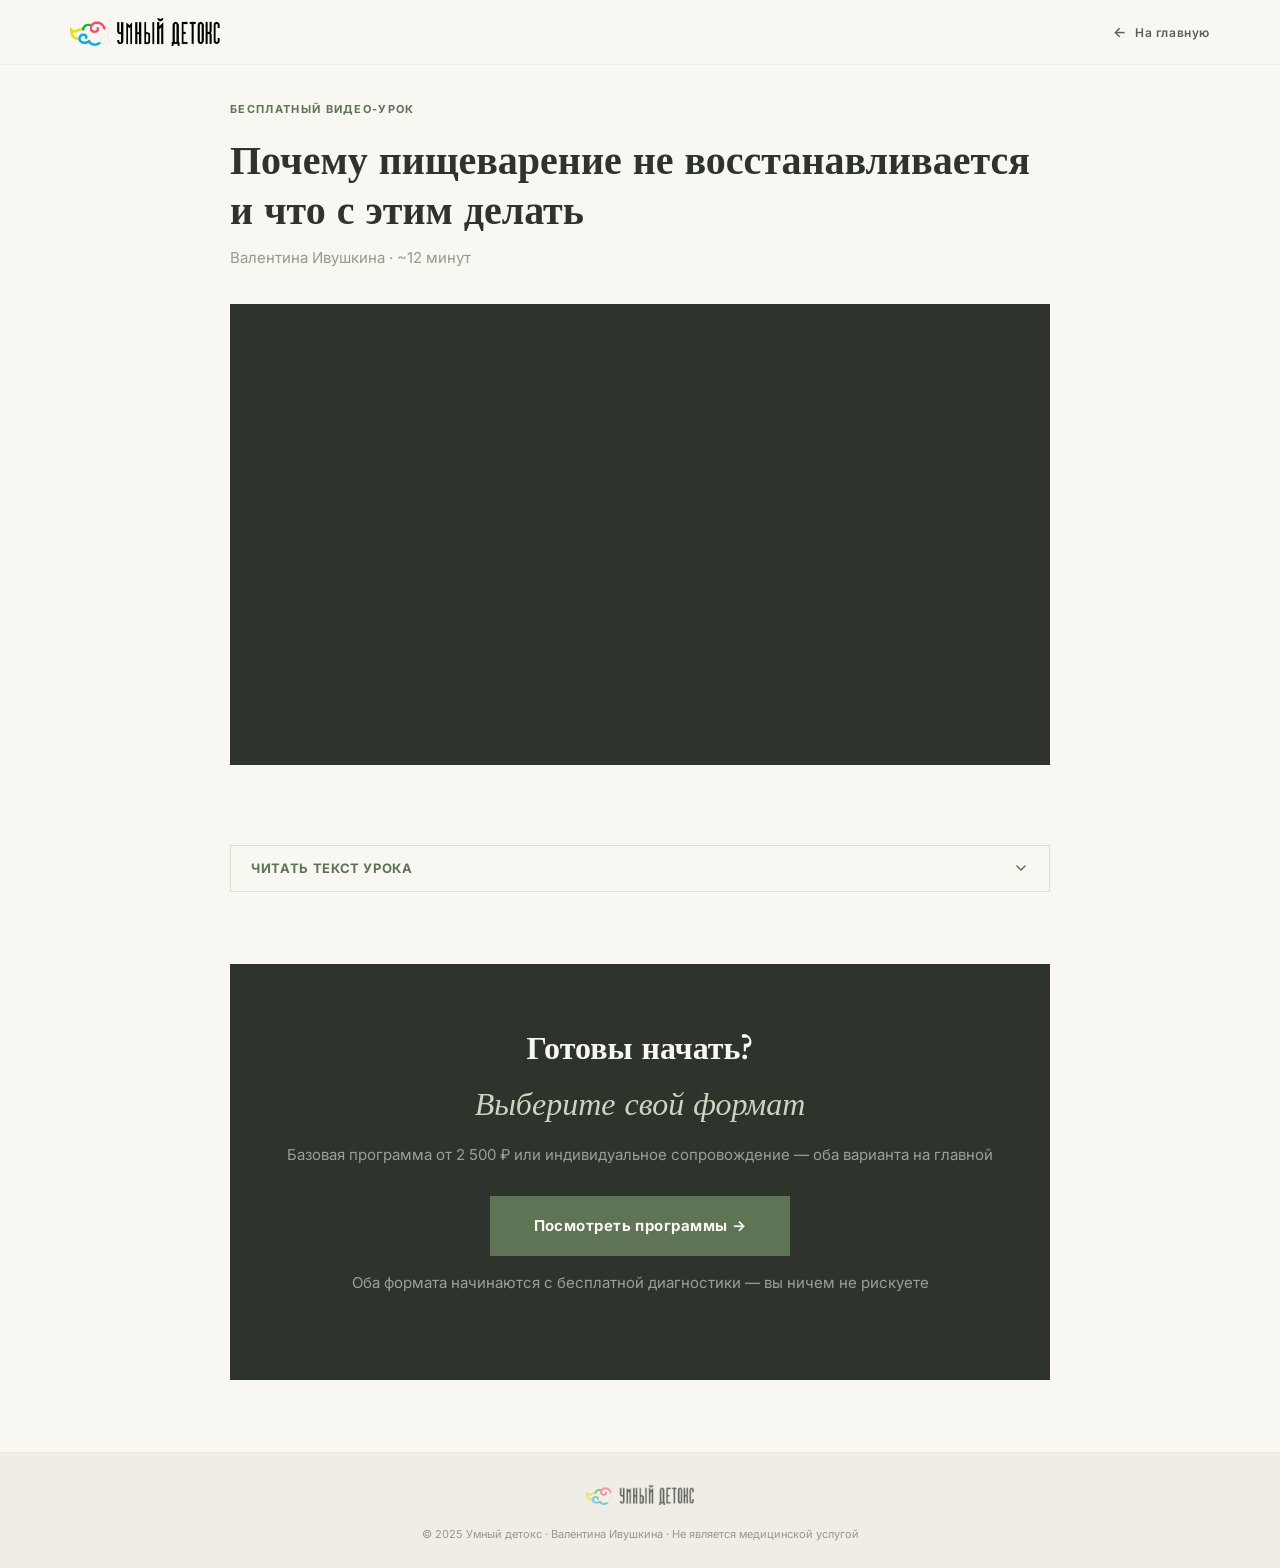
<file: video.html>
<!DOCTYPE html>
<html lang="ru">
<head>
<meta charset="utf-8">
<meta name="viewport" content="width=device-width,initial-scale=1">
<meta name="description" content="Бесплатный видео-урок: почему пищеварение не восстанавливается и что с этим делать — Умный детокс">
<title>Видео-урок — Умный детокс</title>

<link rel="preconnect" href="https://fonts.googleapis.com">
<link rel="preconnect" href="https://fonts.gstatic.com" crossorigin>
<link href="https://fonts.googleapis.com/css2?family=Libre+Baskerville:ital,wght@0,400;0,700;1,400&family=Inter:wght@400;500;600;700;800&family=DM+Sans:ital@1&display=swap" rel="stylesheet">

<style>
:root {
  --bg: #F8F7F2; --text: #2E332B; --muted: #4A4F48; --muted-2: #59605A; --muted-3: #98988C; --faint: #C2C2B5;
  --accent: #5F7355; --accent-hover: #4A5A43; --accent-dark: #C9D6BF;
  --block: #EFEDE4; --card: #F3F1E9; --card-border: #E0DDCF; --tip: #E9E6D9; --line: #EAE7DC; --nav-line: #F0EEE6;
  --dark-bg: #2E332B;
  --serif: 'Libre Baskerville', Georgia, serif;
  --sans: 'Inter', system-ui, sans-serif;
  --cursive: 'DM Sans', var(--sans);
}

*, *::before, *::after { box-sizing: border-box; margin: 0; padding: 0; }
html { scroll-behavior: smooth; scroll-padding-top: 72px; }
body { background: var(--bg); color: var(--text); font-family: var(--sans); font-size: 17px; line-height: 1.75; -webkit-font-smoothing: antialiased; }
img { display: block; max-width: 100%; }
a { color: var(--accent); text-decoration: none; }
a:hover { color: var(--accent-hover); }
::selection { background: #D0DAC9; color: var(--text); }

.wrap { width: min(100% - 48px, 820px); margin-inline: auto; }
.wrap-wide { width: min(100% - 48px, 1140px); margin-inline: auto; }

/* ── NAV ── */
.nav {
  position: fixed; top: 0; left: 0; right: 0; z-index: 100;
  background: var(--bg); border-bottom: 1px solid var(--nav-line);
}
.nav-inner {
  display: flex; align-items: center; justify-content: space-between;
  gap: 24px; height: 64px; width: min(100% - 48px, 1140px); margin-inline: auto;
}
.nav-logo img { height: 28px; width: auto; display: block; }
.nav-back {
  font-size: 12px; font-weight: 600; letter-spacing: 0.05em;
  color: var(--muted-2); display: flex; align-items: center; gap: 8px;
  transition: color .18s;
}
.nav-back:hover { color: var(--accent); }
.nav-back::before { content: "←"; font-size: 14px; }

/* ── VIDEO HERO ── */
.video-hero { padding: 100px 0 48px; }
.video-eyebrow {
  font-size: 11px; font-weight: 700; letter-spacing: 0.12em; text-transform: uppercase;
  color: var(--accent); margin-bottom: 16px;
}
.video-hero h1 {
  font-family: var(--serif); font-size: clamp(26px, 3.5vw, 40px); font-weight: 700;
  line-height: 1.25; margin-bottom: 10px;
}
.video-subtitle { font-size: 15px; color: var(--muted-3); margin-bottom: 32px; }
.video-wrap {
  position: relative; width: 100%; padding-bottom: 56.25%;
  background: var(--dark-bg); overflow: hidden;
}
.video-wrap iframe { position: absolute; inset: 0; width: 100%; height: 100%; border: 0; }

/* ── TRANSCRIPT ── */
.transcript-wrap { margin-top: 32px; }
.transcript-toggle {
  display: inline-flex; align-items: center; gap: 10px;
  font-size: 13px; font-weight: 700; letter-spacing: 0.05em; text-transform: uppercase;
  color: var(--accent); background: none; border: 1px solid var(--card-border);
  padding: 11px 20px; cursor: pointer; transition: background .18s, border-color .18s;
  list-style: none; width: 100%; justify-content: space-between;
}
.transcript-toggle::-webkit-details-marker { display: none; }
.transcript-toggle:hover { background: var(--block); border-color: var(--accent); }
.toggle-icon { transition: transform .25s; flex-shrink: 0; }
details[open] .toggle-icon { transform: rotate(180deg); }

/* ── ARTICLE ── */
.article { padding-bottom: 72px; }
.article-body { padding: 32px 0 0; }

.article-body h2 {
  font-family: var(--serif); font-size: clamp(22px, 2.5vw, 30px); font-weight: 700;
  line-height: 1.3; margin: 0 0 20px; color: var(--text);
}
.article-body h3 {
  font-family: var(--serif); font-size: 19px; font-weight: 700;
  margin: 40px 0 12px; color: var(--accent);
}
.article-body p { margin-bottom: 16px; color: var(--muted); line-height: 1.8; max-width: 68ch; }
.article-body p strong { color: var(--text); }
.article-body ul, .article-body ol { margin-bottom: 16px; padding-left: 22px; }
.article-body li { margin-bottom: 8px; color: var(--muted); }

.article-body blockquote {
  border-left: 3px solid var(--accent); padding: 20px 24px;
  margin: 32px 0; background: var(--block);
  font-family: var(--serif); font-style: italic; font-size: 17px;
  line-height: 1.65; color: var(--text);
}

.pause {
  display: block; text-align: center;
  font-size: 13px; letter-spacing: 4px; color: var(--faint);
  padding: 24px 0;
}

/* Case cards */
.case {
  background: var(--card); border: 1px solid var(--card-border);
  padding: 28px 28px 24px; margin: 24px 0;
}
.case-name {
  font-family: var(--serif); font-size: 17px; font-weight: 700;
  color: var(--text); margin-bottom: 12px;
  padding-bottom: 12px; border-bottom: 1px solid var(--card-border);
}
.case p { font-size: 15px; }

/* ── CTA BAND ── */
.cta-band {
  background: var(--dark-bg); color: var(--bg);
  padding: 56px 48px; margin: 0 0 72px; text-align: center;
}
.cta-band h2 {
  font-family: var(--serif); font-size: clamp(22px, 2.8vw, 32px);
  font-weight: 700; margin-bottom: 10px;
}
.cta-band h2 em { font-weight: 400; color: var(--accent-dark); }
.cta-band p { color: rgba(248,247,242,.55); font-size: 15px; margin-bottom: 28px; }
.cta-btn {
  display: inline-flex; align-items: center; gap: 10px;
  background: var(--accent); color: var(--bg);
  padding: 17px 44px; font-size: 15px; font-weight: 700;
  letter-spacing: 0.03em; border: none; cursor: pointer; transition: background .2s;
}
.cta-btn:hover { background: var(--accent-hover); color: var(--bg); }
.cta-micro { font-size: 12px; color: rgba(248,247,242,.3); margin-top: 14px; }

/* ── FOOTER ── */
.footer {
  background: var(--block); border-top: 1px solid var(--line);
  padding: 32px 0 24px; text-align: center;
}
.footer img { display: inline-block; height: 20px; opacity: 0.6; margin-bottom: 10px; }
.footer p { font-size: 11px; color: var(--muted-3); }

/* ── RESPONSIVE ── */
@media (max-width: 600px) {
  .video-hero { padding-top: 84px; }
  .cta-band { padding: 40px 24px; }
}
@media (prefers-reduced-motion: reduce) { html { scroll-behavior: auto; } * { transition-duration: .01ms !important; } }
</style>
</head>
<body>

<!-- NAV -->
<nav class="nav">
  <div class="nav-inner">
    <a href="index.html" class="nav-logo"><img src="assets/logo.png" alt="Умный детокс"></a>
    <a href="index.html" class="nav-back">На главную</a>
  </div>
</nav>

<!-- VIDEO -->
<section class="video-hero">
  <div class="wrap">
    <div class="video-eyebrow">Бесплатный видео-урок</div>
    <h1>Почему пищеварение не&nbsp;восстанавливается и&nbsp;что с&nbsp;этим делать</h1>
    <p class="video-subtitle">Валентина Ивушкина · ~12 минут</p>
    <div class="video-wrap">
      <iframe src="https://kinescope.io/embed/45f5ae97-4609-42d2-82a0-d400d276183c" allow="autoplay; fullscreen; picture-in-picture; encrypted-media; gyroscope; accelerometer; clipboard-write; web-share" allowfullscreen></iframe>
    </div>
  </div>
</section>

<!-- ARTICLE -->
<article class="article">
  <div class="wrap">

    <details class="transcript-wrap">
      <summary class="transcript-toggle">
        <span>Читать текст урока</span>
        <svg class="toggle-icon" width="16" height="16" viewBox="0 0 16 16" fill="none"><path d="M4 6l4 4 4-4" stroke="currentColor" stroke-width="1.5" stroke-linecap="round" stroke-linejoin="round"/></svg>
      </summary>

      <div class="article-body">

        <h2>Текст видеоурока</h2>
        <p><em>Ниже — полный текст урока. Можно читать параллельно с видео или отдельно.</em></p>
        <span class="pause">· · ·</span>

        <p>Если у вас годами тяжесть после еды, вздутие, изжога или проблемы со стулом — и при этом гастроэнтеролог говорит «ничего серьёзного», а таблетки помогают только пока вы их пьёте, — это видео для вас.</p>
        <p>Меня зовут Валентина Ивушкина. Я специалист по восточной медицине и нутрициолог, автор программы «Умный детокс», которую за десять лет прошли около двадцати тысяч человек.</p>
        <p>За следующие двадцать минут я объясню, какая причина стоит за вашими симптомами — её почти никогда не ищут. Покажу на трёх реальных историях моих клиенток, как эта причина устраняется за один-два месяца. А в конце расскажу, как попасть ко мне на бесплатную диагностику.</p>
        <p>И останьтесь, пожалуйста, до середины — там я дам одно простое правило питания, которое вы сможете применить уже завтра утром.</p>

        <h3>Проблема</h3>
        <p>Сейчас в мире происходит настоящая пандемия пищеварительных проблем. Изжога, тяжесть, запор, вздутие, диарея, отёки, лишний вес, кожа — почти каждый человек может сказать, что с его пищеварением что-то не так.</p>
        <p>И путь у всех очень похожий. Сначала человек пытается справиться сам: меняет питание, корректирует образ жизни. Не всегда работает. Потом — гастроэнтеролог. Таблетки назначены, пропиты, а результат либо слабый, либо его хватает ненадолго: пока пьёшь — легче, перестал — всё вернулось. Следующая стадия — нутрициолог. БАДы, витамины, дорогие суперфуды. И это тоже не решает проблему.</p>
        <p>Почему? Потому что всё это не воздействует на причину. Это всё равно что дыру в стене заклеить обоями — и пытаться так жить. Красиво. Но дыра на месте.</p>

        <h3>Моя история</h3>
        <p>Я это знаю не из учебников. Пятнадцать лет назад я сама была такой клиенткой.</p>
        <p>Еда стояла у меня в желудке колом. Часами не переваривалась. Это сопровождалось отрыжкой, вздутием, отёками, неприятным запахом изо рта — а я работала среди людей и очень этого стеснялась.</p>
        <p>Я прошла гастроэнтерологов лучших московских клиник. К концу лечения просто не осталось препаратов, которые мы не попробовали. В какой-то момент я попала к известному профессору — описываю ему состояние, в котором сложно просто жить и работать, настолько сильная тяжесть, будто в желудке камень. А он говорит: «Валентина, у вас нет ничего серьёзного. Я вам даже назначать ничего не буду. Дышите, гуляйте, спите».</p>
        <p>Только представьте, как это обидно. Ты готова всё отдать, лишь бы кто-то помог. А твою проблему даже не признают.</p>
        <p>Потом были невропатологи — подозревали психосоматику. Тяжёлые препараты, от которых становилось только хуже: от одного при каждом шаге будто било током. Это было последней каплей. В таком активном состоянии всё это продолжалось около двух лет.</p>
        <p>И когда сил уже практически не осталось, я обратилась к докторам восточной медицины. Честно скажу — почти без веры.</p>
        <p>Как же хорошо, что я это сделала.</p>
        <p>Мне поставили диагноз — несварение по типу холода. Назначили сборы восточной медицины, я пила их три раза в день. И уже в первые два месяца стало значительно лучше. Начала проходить отрыжка. Изжога. Нормализовался стул. Ушли отёки. Очистилась кожа, очистился язык, исчез запах, которого я так стеснялась.</p>
        <p>Я буквально ожила. Появились силы, энергия. Я училась и работала, мы с мужем стали путешествовать, я вела семинары — жизнь просто била ключом.</p>
        <p>И почувствовав этот эффект на себе, я пошла изучать восточную медицину — чтобы делать для людей то, что когда-то сделали для меня.</p>

        <h3>Пищеварительный огонь</h3>
        <p>А теперь давайте разберёмся, как я вообще дошла до того состояния. Потому что моя история — это, скорее всего, и ваша история.</p>
        <p>В семнадцать лет я уехала из родного дома и стала студенткой. Дома у нас была культура питания: тёплые блюда, супы, хорошее мясо, овощи с огорода, бабушка готовила на топлёном масле. А в самостоятельной жизни всё это исчезло. Холодные быстрые завтраки — творог со сметаной и сахаром. Перекусы на бегу — булка, орешки, йогурт. Вечером — что придётся, бутерброды.</p>
        <p>Узнаёте себя?</p>
        <p>Так вот, всё наше здоровье основано на том, что в восточной медицине называется пищеварительным теплом. Или пищеварительным огнём.</p>
        <p>Представьте плиту, на которой вы готовите. Если огонь в плите ослаб — что вы на ней сварите? Даже кастрюлю воды будете кипятить целый час.</p>
        <p>То же самое в организме. В пищеварении есть свой невидимый огонь, на котором «варится» вся пища. Холодная еда, сырые «полезные» рационы, перекусы, стресс — год за годом этот огонь гасят.</p>
        <p>И когда огонь погашен, органы будто оказываются в заморозке: желудок, желчный пузырь, печень, поджелудочная, кишечник. А орган в заморозке не может нормально работать и усваивать питательные вещества. Отсюда и весь букет: отрыжка, тяжесть, вздутие, нарушения стула, отёки, дефициты. При этом на обследованиях — «ничего серьёзного».</p>
        <p>Это состояние и называется несварением по типу холода. Оно очень распространено — с ним ко мне приходит большинство клиенток.</p>
        <p>Есть и ещё два момента, о которых важно знать.</p>
        <p>Первый — про таблетки от изжоги, ингибиторы протонной помпы. Их нельзя пить долго. Они гасят соляную кислоту — важнейший антисептик желудка — и то самое пищеварительное тепло. В желудке создаётся застой, размножаются бактерии, и к проблемам желудка добавляются проблемы кишечника.</p>
        <p>Второй — про желчегонные. Гнать желчь и вылечить желчный пузырь — это разные вещи. Гнать желчь — это просто гнать желчь. Поэтому люди годами не могут расстаться с дискинезией, со взвесью, с застоем.</p>

        <h3>Две стадии и правило завтрака</h3>
        <p>Теперь важное. Есть две стадии проблем с пищеварением.</p>
        <p>Первая — когда проблемы недавние и терпимые. В этом случае, скорее всего, вам поможет правильное питание и режим. И вот обещанное правило, с которого стоит начать уже завтра: завтрак должен быть тёплым. Причём не просто подогретым, а тёплым по свойствам: сваренная крупа с приготовленными овощами, можно добавить белок. А вот творог — прохладный по свойствам продукт, даже в виде запеканки или сырников. Одно это правило способно многое поменять.</p>
        <p>И вторая стадия — когда вы уже всё испробовали. Питание меняли, стресс снижали, спать стали лучше — а симптомы не уходят. Вот эта стадия, которая была у меня, решается только сборами восточной медицины. Потому что только они воздействуют на первопричину — на жизненные начала, которые вышли из равновесия.</p>

        <h3>Три истории</h3>
        <p>Давайте я покажу, как это выглядит в жизни. Три истории моих клиенток.</p>

        <div class="case">
          <div class="case-name">Наталья, 49 лет</div>
          <p>Пришла с запором — стул раз в два-три дня, «горохом», плюс вздутие и сухость во рту. Такие люди обычно уже прошли огонь и воду: желчегонные, слабительные, расторопша — всё было. Диагноз в восточной медицине — холод желчи. Это застой, при котором лечить нужно желчный пузырь, а не просто гнать желчь.</p>
          <p>Я выстроила для Натальи схему: сборы три-четыре раза в день плюс питание, каждый день она присылала мне отчёты. И уже на второй неделе — внимание — стул стал таким, каким она его давно не видела: нормальный, комфортный, ежедневный. Не послабленный от таблеток. Просто нормальный.</p>
          <p>А через год я с ней списалась — я всегда так делаю. Сборы она давно не пьёт, просто поддерживает питание. Про запор не вспоминает. Ушло вздутие, прошла сухость во рту и даже слизь в горле, которая стояла годами. Минус восемь килограммов — при том, что фитнесом она занималась и раньше, но вес не уходил. Живот плоский. А печёночные показатели и холестерин, которые были повышены, пришли в норму.</p>
        </div>

        <div class="case">
          <div class="case-name">Елена, 60 лет</div>
          <p>Изжога и рефлюкс несколько лет. Омепразол практически на постоянной основе. Неприятный запах изо рта — дискомфортно общаться с коллегами. Тяжесть и боль в желудке, ком в горле, сильнейшее вздутие, несформированный стул, повышенное давление. На консультации на меня смотрело настолько измождённое лицо — было видно, как человек устал от своих симптомов.</p>
          <p>Диагноз — то самое несварение, холод желудка. Начали работу: сборы, питание, ежедневная связь. На второй неделе Елене стало легче. А по итогам месяца: изжога и рефлюкс прошли, она ест практически всё, что хочет. Ушли боли, тяжесть, тошнота. Нормализовался стул. Исчез запах. Давление пришло в норму, а следом и анализы поджелудочной — амилаза и липаза. И вишенка на торте: парикмахер спросил у Елены, откуда у неё такая густота волос.</p>
          <p>Годы страданий закончились за один месяц.</p>
        </div>

        <div class="case">
          <div class="case-name">Марина, 59 лет</div>
          <p>Три года жидкого стула. Из дома выходила только «на лоперамиде» — потому что неизвестно, в какой момент застанет. Уволилась с работы. Почти ни с кем не общалась. Первое сообщение, которое она мне написала: «Валентина, помогите. Очень хочу жить».</p>
          <p>По обследованиям — атрофический гастрит и бульбит, а по анализам, что называется, в космос отправлять можно. И тем не менее состояние ужасное. Это как раз тот случай несварения по типу холода, который аптечными таблетками практически не лечится — и человек, если не встретит восточную медицину, живёт в этом годами.</p>
          <p>Мы начали работу. Индивидуальный план питания, сборы, ежедневный контроль. На второй неделе стул начал формироваться. К концу месяца — сформировался окончательно. Про лоперамид Марина забыла. Голод стал контролируемым — три приёма пищи без перекусов. Вернулись силы. Она вернулась к занятиям тай-чи, начала выходить из дома, ходить в гости. А через некоторое время написала мне, что вышла на работу — здоровье наконец позволило.</p>
        </div>

        <span class="pause">· · ·</span>

        <p>Заметьте одну вещь. Три разные женщины. Три разных диагноза. И один общий момент: первые изменения — уже на второй неделе.</p>
        <p>Так происходит, потому что мы не шлифуем следствия. Мы находим первопричину и работаем с ней. И тогда организму не нужны годы — ему нужны недели.</p>

        <h3>Как проходит работа</h3>
        <p><strong>Шаг первый</strong> — бесплатная диагностика. Мы созваниваемся, я подробно расспрашиваю вас о симптомах, истории, питании. И честно говорю, ваш ли это случай и чего реально ждать.</p>
        <p><strong>Шаг второй</strong> — анализы. Список короткий: общий анализ крови, биохимия, ТТГ и УЗИ органов брюшной полости. Ничего лишнего.</p>
        <p><strong>Шаг третий</strong> — я определяю ваш тип расстройства и составляю персональную схему: сборы восточной медицины плюс рацион питания под вашу проблему. Не «меню для всех» — вашу схему.</p>
        <p><strong>Шаг четвёртый</strong> — ежедневное сопровождение. Каждый день вы рассказываете мне, что ели и как себя чувствуете, а я корректирую схему по ходу. Именно поэтому результат приходит быстро.</p>
        <p>И <strong>шаг пятый</strong> — результат, который видно. У меня есть шкала оценки симптомов, поэтому все ваши улучшения оцифрованы: вы видите их в цифрах, а не «на ощущениях». Обычно первые изменения заметны со второй недели, а вся работа занимает один-два месяца.</p>
        <p>Я веду каждую клиентку лично и каждый день. Поэтому мест в месяц у меня немного, и беру я в работу по результатам диагностики — только те случаи, где уверена, что смогу помочь. Я работаю на результат.</p>

        <h3>Стоимость и гарантия</h3>
        <p>Сопровождение стоит семьдесят тысяч рублей в месяц, плюс сборы — примерно пять-семь тысяч. Я подключила рассрочку: ежемесячный платёж может составлять шесть тысяч семьсот рублей. Сравните это с годами таблеток, БАДов и обследований, которые не дали результата. И с тем, сколько стоит каждый день жить с этими симптомами.</p>
        <p>И ещё: если в течение первых семи дней программы вы решите, что она вам не подходит, — я верну оплату полностью и без лишних вопросов. Я знаю, как работает моя программа, поэтому спокойно даю такую гарантию.</p>

        <h3>Частые вопросы</h3>
        <p><strong>«У меня сложный, запущенный случай».</strong> Именно для этого и существует диагностика: я скажу честно, берусь ли. Мне важно брать только тех, кому я помогу.</p>
        <p><strong>«Сборы — это безопасно?»</strong> Это традиционные травяные составы, которые подбираются индивидуально под ваш тип расстройства. Если у вас есть хронические заболевания — согласуем работу с вашим лечащим врачом. Моя программа дополняет заботу о здоровье, а не заменяет врача.</p>
        <p><strong>«Я в другом городе».</strong> Вся работа проходит онлайн, сборы заказываются с доставкой. География не имеет значения.</p>
        <p><strong>«Для меня это дорого».</strong> Есть рассрочка от шести тысяч семисот рублей в месяц. А если вы хотите начать самостоятельно, с питания, — у меня есть базовая программа «Умный детокс», вход от двух с половиной тысяч рублей.</p>

        <span class="pause">· · ·</span>

        <p>Теперь вы знаете, как работает восточная медицина. Знаете, как работаю я. И знаете, к чему приводит бездействие и попытки решить всё точечно — по одной таблетке, по одному БАДу.</p>
        <p>Выбор всегда за вами. Можно ещё год собирать информацию по крупицам и надеяться, что вот это средство наконец поможет. А можно за месяц-два дойти до первопричины и закрыть вопрос — под моим ежедневным наблюдением.</p>

        <blockquote>Нажмите кнопку «Записаться» — и мы договоримся о времени бесплатной диагностики. На ней я вас выслушаю, расскажу, что стоит за вашими симптомами, и мы наметим план. Даже если дальше вы решите справляться самостоятельно — у вас будет ясность, которой не дали годы обследований.</blockquote>

        <p>Я была рада быть вам полезной. И до встречи на диагностике.</p>

      </div>
    </details>

  </div>
</article>

<!-- CTA -->
<div class="wrap">
  <div class="cta-band">
    <h2>Готовы начать?<br><em>Выберите свой формат</em></h2>
    <p>Базовая программа от 2 500 ₽ или индивидуальное сопровождение — оба варианта на главной</p>
    <a href="https://smartdetox.ru/#pricing" class="cta-btn">Посмотреть программы →</a>
    <p class="cta-micro">Оба формата начинаются с бесплатной диагностики — вы ничем не рискуете</p>
  </div>
</div>

<!-- FOOTER -->
<footer class="footer">
  <div class="wrap">
    <img src="assets/logo.png" alt="Умный детокс">
    <p>© 2025 Умный детокс · Валентина Ивушкина · Не является медицинской услугой</p>
  </div>
</footer>

</body>
</html>
</file>
